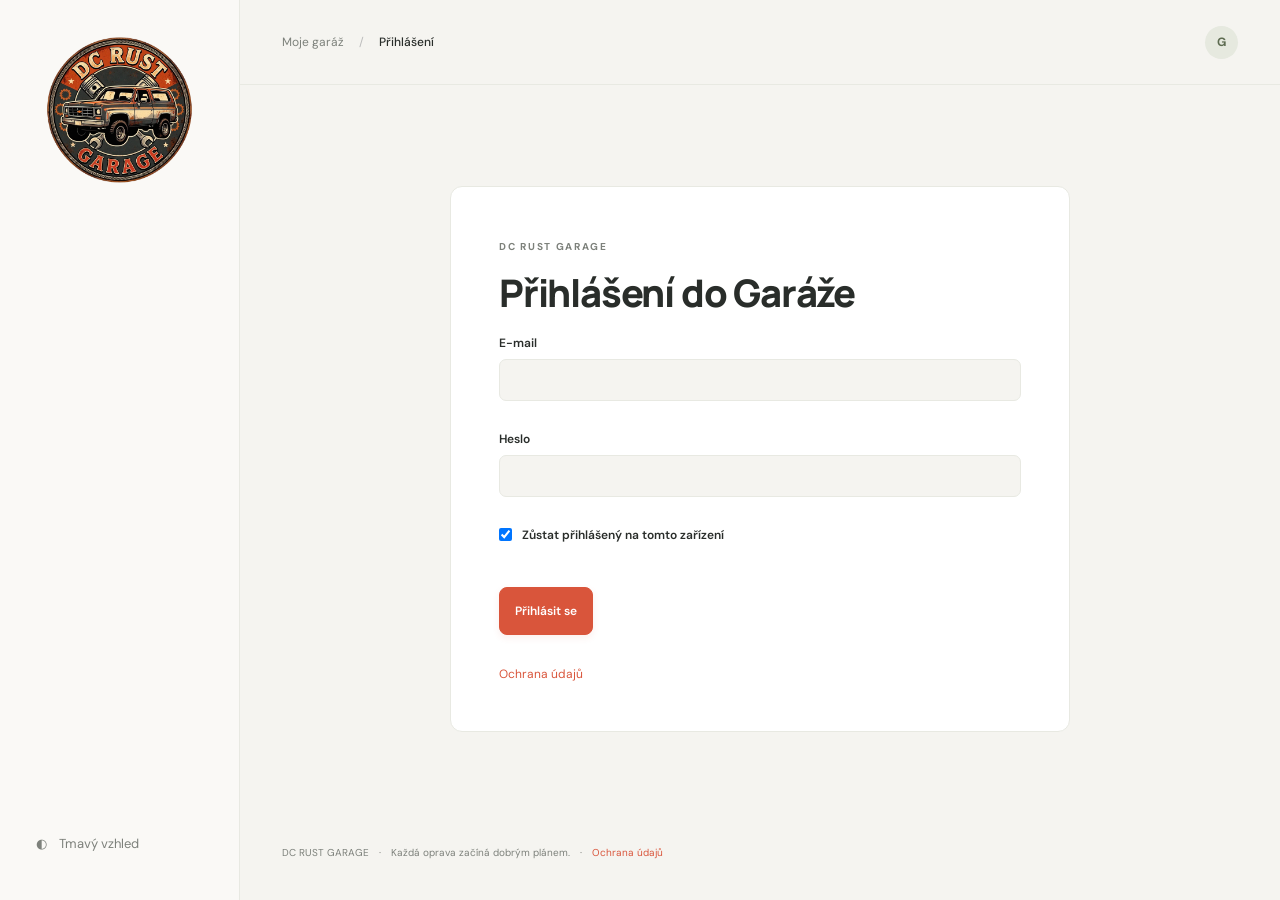
<file: index.html>
<!doctype html>
<html lang="cs">
<head>
  <meta charset="utf-8"><meta name="viewport" content="width=device-width,initial-scale=1">
  <script>
    // Keep one address for browser settings, demo records and local photos.
    // Use the existing index.html address so saved settings remain available.
    (() => {
      const url = new URL(window.location.href);
      if (url.pathname.endsWith('/')) {
        url.pathname += 'index.html';
        window.location.replace(url.href);
      }
    })();
  </script>
  <meta name="theme-color" content="#f5f4f0"><meta name="description" content="Společná garáž. Auta, opravy, nápady a termíny na jednom místě.">
  <title>DC RUST GARAGE — auta pod kontrolou</title>
  <link rel="icon" href="icon.svg" type="image/svg+xml">
  <link rel="stylesheet" href="style.css?v=20261106-menu-logo">
  <script src="core.js?v=20261106-gallery1" defer></script><script src="session.js?v=20261117" defer></script><script src="calendar.js?v=20261106-gallery1" defer></script><script src="media.js?v=20261106-gallery1" defer></script><script src="app.js?v=20261106-gallery1" defer></script>
</head>
<body class="signed-out">
  <aside class="sidebar" id="garage-menu">
    <a class="brand dc-brand" href="#overview" aria-label="DC RUST GARAGE — přehled"><img src="logo.webp" width="148" height="148" alt="DC RUST GARAGE"><span class="mobile-brand-name">DC RUST GARAGE</span></a>
    <span class="nav-label">PRACOVNÍ PROSTOR</span>
    <nav aria-label="Hlavní menu">
      <button data-view="overview"><span>◫</span>Přehled</button>
      <button data-view="cars"><span>▱</span>Moje auta <b id="car-count"></b></button>
      <button data-view="tasks"><span>☑</span>Úkoly <b id="task-count"></b></button>
      <button data-view="calendar"><span>▦</span>Kalendář</button>
      <button data-view="notes"><span>▤</span>Poznámky a odkazy</button>
      <button data-view="photos"><span>▧</span>Fotky a soubory</button>
    </nav>
    <div class="sidebar-bottom"><div class="sidebar-note"><span class="small-dot"></span> Méně věcí v hlavě.<br><strong>Více času v garáži.</strong></div><button data-view="settings" class="settings-nav">⚙ <span>Nastavení a přístup</span></button><button id="theme" class="settings-nav">◐ <span>Tmavý vzhled</span></button></div>
  </aside>
  <div class="workspace">
    <header><div class="header-start"><button type="button" id="menu-toggle" aria-label="Otevřít menu" aria-controls="garage-menu" aria-expanded="false">☰</button><div class="breadcrumb">Moje garáž <span>/</span> <b id="breadcrumb">Přehled</b></div></div><div class="header-actions"><span id="connection" class="connection">Ukázkový režim</span><button class="button small" id="sync">Obnovit</button><button class="avatar" id="account" aria-label="Přihlášení a nastavení">G</button></div></header>
    <div id="mode-banner" class="mode-banner"></div>
    <main id="main" tabindex="-1"></main>
    <footer>DC RUST GARAGE <span>·</span> Každá oprava začíná dobrým plánem. <span>·</span> <a href="privacy.html">Ochrana údajů</a></footer>
  </div>
  <dialog id="editor"><div class="dialog-head"><div><span class="eyebrow" id="dialog-eyebrow">MOJE GARÁŽ</span><h2 id="dialog-title"></h2></div><button class="icon-button" id="close-dialog" aria-label="Zavřít">×</button></div><form id="editor-form"><div id="form-fields"></div><div class="form-actions"><button type="button" class="button" id="cancel-dialog">Zrušit</button><button type="submit" class="button primary" id="save-button">Uložit</button></div></form></dialog>
  <div id="toast" role="status" aria-live="polite"></div>
  <noscript>Pro používání Garáže zapni JavaScript.</noscript>
</body></html>
</file>
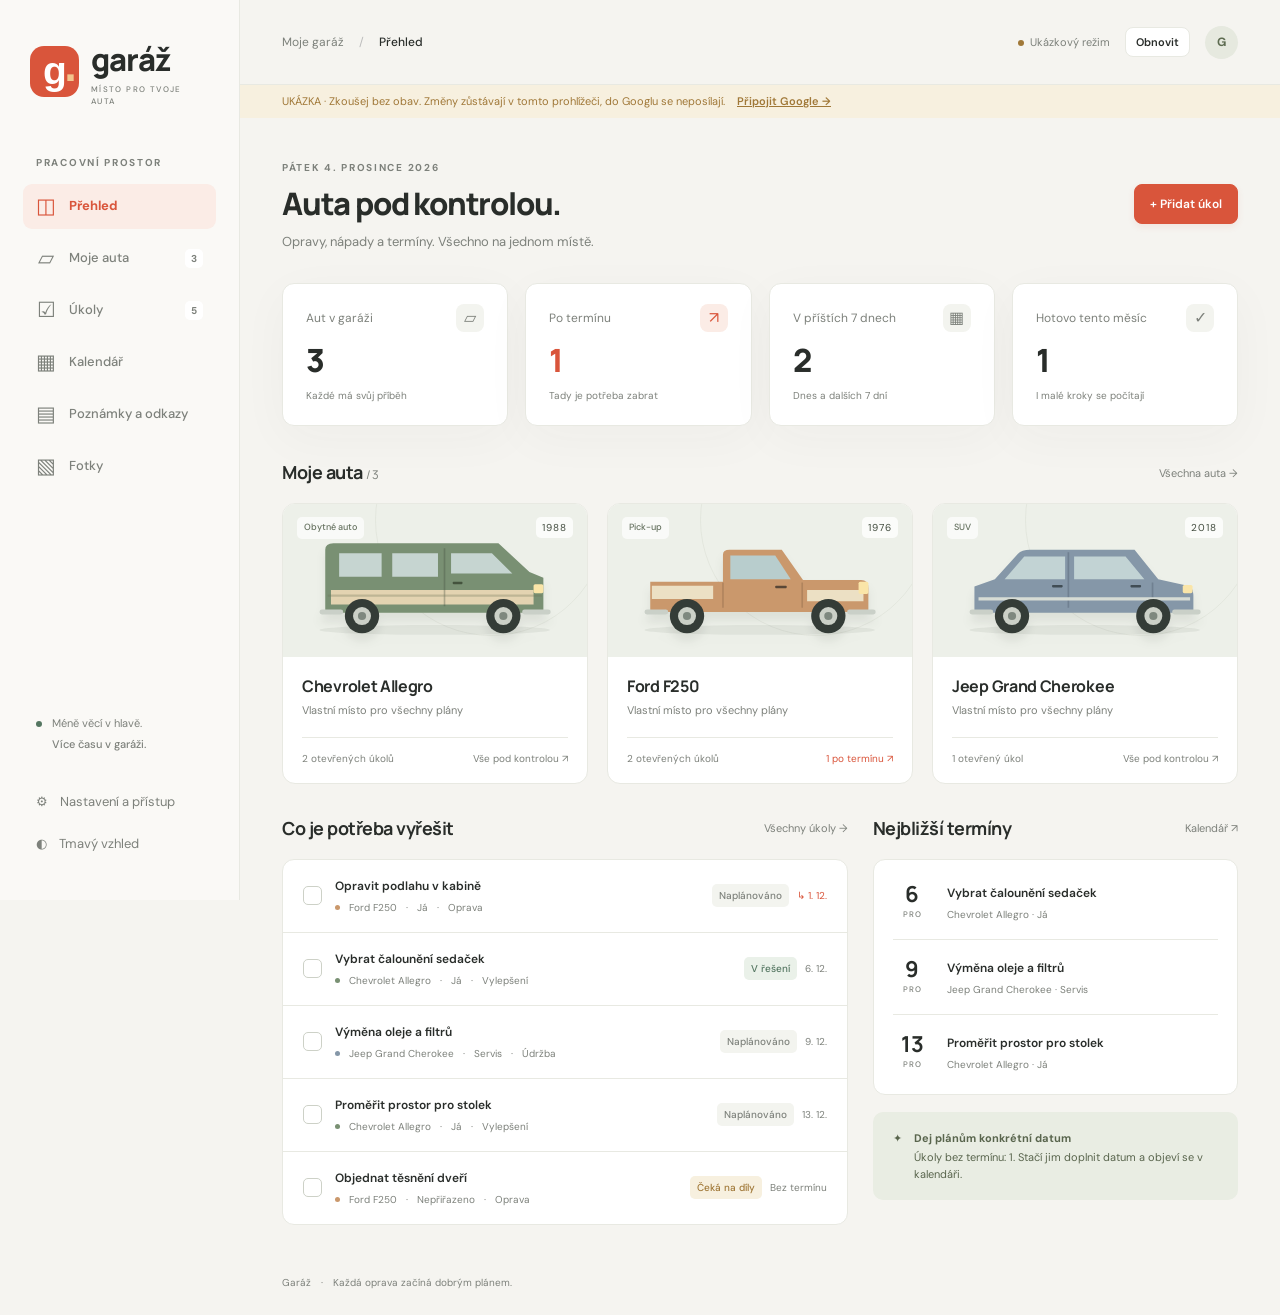
<file: garaz.html>
<!doctype html>
<html lang="cs">
<head>
  <meta charset="utf-8"><meta name="viewport" content="width=device-width,initial-scale=1">
  <meta name="theme-color" content="#f5f4f0"><meta name="description" content="Společná garáž. Auta, opravy, nápady a termíny na jednom místě.">
  <title>Garáž — auta pod kontrolou</title>
  <link rel="icon" href="[data-uri]" type="image/svg+xml">
  <style>
@import url('https://fonts.googleapis.com/css2?family=DM+Sans:wght@400;500;600;700&family=Manrope:wght@400;500;600;700;800&display=swap');
:root{--bg:#f5f4f0;--panel:#fff;--side:#faf9f6;--ink:#292d2a;--muted:#7d817b;--line:#e8e9e2;--soft:#f3f4ef;--accent:#d9553b;--accent-soft:#fbece6;--green:#547661;--green-soft:#eaf1e9;--amber:#a07838;--amber-soft:#f7f0df;--shadow:0 12px 50px #353a2d09;color-scheme:light}
*{box-sizing:border-box}body{margin:0;background:var(--bg);color:var(--ink);font-family:'DM Sans',Arial,sans-serif;font-size:14px;line-height:1.5}button,input,select,textarea{font:inherit}button,a,input,select,textarea{-webkit-tap-highlight-color:transparent}button{cursor:pointer;color:inherit}button:disabled{cursor:wait;opacity:.5}a{color:var(--accent);text-decoration:none}a:hover{text-decoration:underline}button:focus-visible,a:focus-visible{outline:3px solid #deac75;outline-offset:3px}.sidebar{position:fixed;inset:0 auto 0 0;width:240px;background:var(--side);border-right:1px solid var(--line);padding:36px 23px;display:flex;flex-direction:column;z-index:5}.brand{display:flex;align-items:center;gap:12px;color:var(--ink);font-family:Manrope,Arial,sans-serif;font-weight:800;font-size:31px;letter-spacing:-1px;margin:0 7px 48px}.brand:hover{text-decoration:none}.brand-mark{font-family:Arial,sans-serif;background:var(--accent);color:#fff;font-size:39px;line-height:49px;height:51px;width:49px;text-align:center;border-radius:14px;position:relative}.brand-mark span{color:#f3c58d;position:absolute;font-size:45px;right:3px;top:7px}.brand small{display:block;font-family:'DM Sans',Arial,sans-serif;font-size:8px;letter-spacing:1.4px;font-weight:500;color:var(--muted);margin-top:0}.nav-label,.eyebrow{color:var(--muted);font-size:10px;font-weight:700;letter-spacing:1.7px}.nav-label{padding:0 13px;margin-bottom:14px}.sidebar nav{display:flex;flex-direction:column;gap:7px}.sidebar nav button{border:0;background:none;border-radius:9px;padding:12px 13px;text-align:left;display:flex;align-items:center;gap:13px;color:var(--muted);font-weight:500;font-size:13px}.sidebar nav button>span{font-size:21px;line-height:21px;width:20px;text-align:center;font-weight:400}.sidebar nav button:hover{background:var(--soft);color:var(--ink)}.sidebar nav button.active{background:var(--accent-soft);color:var(--accent);font-weight:700}.sidebar nav b{margin-left:auto;font-size:10px;background:var(--panel);padding:2px 6px;border-radius:5px}.sidebar-bottom{margin-top:auto;padding-top:35px}.sidebar-note{font-size:11px;line-height:1.9;padding:0 13px 26px;color:var(--muted)}.sidebar-note strong{font-weight:500;margin-left:16px}.small-dot{display:inline-block;width:6px;height:6px;border-radius:50%;background:var(--green);margin-right:7px}.settings-nav{display:flex;gap:12px;padding:11px 13px;background:none;border:0;font-size:13px;color:var(--muted);width:100%;text-align:left}.settings-nav.active{color:var(--accent)}.workspace{margin-left:240px}header{height:85px;display:flex;align-items:center;justify-content:space-between;padding:0 42px;border-bottom:1px solid var(--line);background:var(--bg)}.breadcrumb{font-size:12px;color:var(--muted)}.breadcrumb span{padding:0 12px;color:#bbb}.breadcrumb b{font-weight:500;color:var(--ink)}.header-actions{display:flex;align-items:center;gap:15px}.connection{font-size:11px;color:var(--muted)}.connection:before{content:'';display:inline-block;width:6px;height:6px;background:var(--amber);border-radius:50%;margin-right:6px}.connection.online:before{background:var(--green)}.avatar{height:33px;width:33px;border-radius:50%;background:#e6e9df;border:0;font-size:12px;font-weight:700;color:#5d6b50}main{padding:38px 42px 30px;max-width:1550px;margin:auto;min-height:calc(100vh - 185px)}.mode-banner{font-size:11px;background:var(--amber-soft);color:var(--amber);padding:8px 42px;display:flex;gap:12px;align-items:center}.mode-banner button{border:0;background:none;color:inherit;text-decoration:underline;font-size:11px;padding:0}.mode-banner:empty{display:none}h1,h2,h3,h4,p{margin-top:0}h1,h2,h3{font-family:Manrope,Arial,sans-serif}h1{font-size:31px;line-height:1.25;letter-spacing:-1.2px;font-weight:800;margin:7px 0 10px}h2{font-size:18px;letter-spacing:-.5px;margin:0}h3{font-size:16px;letter-spacing:-.3px}p{color:var(--muted)}.page-top{display:flex;align-items:center;justify-content:space-between;gap:20px;margin-bottom:31px}.page-top p{font-size:13px;margin-bottom:0}.button{display:inline-flex;align-items:center;justify-content:center;gap:8px;background:var(--panel);border:1px solid var(--line);padding:10px 15px;border-radius:8px;font-size:12px;font-weight:600;white-space:nowrap;color:var(--ink)}.button:hover{background:var(--soft);text-decoration:none}.button.primary{background:var(--accent);color:white;border-color:var(--accent);box-shadow:0 3px 7px #d9553b18}.button.primary:hover{filter:brightness(.96)}.button.small{font-size:11px;padding:6px 10px}.button.ghost{background:none;border-color:transparent;color:var(--muted)}.stats{display:grid;grid-template-columns:repeat(4,1fr);gap:17px;margin-bottom:33px}.stat{background:var(--panel);padding:20px 23px;border-radius:12px;border:1px solid var(--line);box-shadow:var(--shadow)}.stat-line{display:flex;align-items:center;justify-content:space-between;color:var(--muted);font-size:12px}.stat-icon{width:28px;height:28px;display:grid;place-items:center;border-radius:8px;background:var(--soft);font-size:16px}.stat strong{display:block;font-family:Manrope,Arial,sans-serif;font-size:32px;font-weight:800;letter-spacing:-1px;line-height:1.3;margin:8px 0 3px}.stat small{font-size:10px;color:var(--muted)}.stat.alert .stat-icon{background:var(--accent-soft);color:var(--accent)}.stat.alert strong{color:var(--accent)}.section-heading{display:flex;justify-content:space-between;align-items:center;gap:15px;margin-bottom:17px}.text-button{background:none;border:0;color:var(--muted);font-size:11px;display:inline-flex;gap:8px;padding:5px 0}.text-button:hover{color:var(--accent)}.car-grid{display:grid;grid-template-columns:repeat(3,minmax(0,1fr));gap:19px;margin-bottom:31px}.car-card{background:var(--panel);border:1px solid var(--line);border-radius:13px;overflow:hidden;transition:transform .15s,box-shadow .15s;cursor:pointer}.car-card:hover{transform:translateY(-3px);box-shadow:0 8px 30px #242a2410}.car-art{height:153px;position:relative;background:#edf0e9;display:flex;align-items:center;justify-content:center;overflow:hidden}.car-art:before{content:'';position:absolute;border:1px solid #b7bead33;border-radius:50%;width:230px;height:230px;right:-20px;top:-100px}.car-art svg{width:86%;max-width:300px;height:auto;filter:drop-shadow(0 8px 5px #29302a15)}.car-art .badge{position:absolute;top:13px;left:14px;font-size:9px;background:#ffffffb0;color:#64705e}.car-art .year{position:absolute;right:14px;top:13px;font-size:10px;letter-spacing:1px;color:#73796e}.car-body{padding:17px 19px}.car-body h3{margin:0 0 4px}.car-body p{font-size:11px;margin:0 0 18px}.car-bottom{display:flex;justify-content:space-between;align-items:center;border-top:1px solid var(--line);padding-top:13px;font-size:10px;color:var(--muted)}.car-bottom .late{color:var(--accent)}.badge{border-radius:5px;padding:4px 7px;display:inline-flex;align-items:center;gap:5px;font-size:10px;font-weight:500;background:var(--soft);color:var(--muted);white-space:nowrap}.badge.late,.badge.high{background:var(--accent-soft);color:var(--accent)}.badge.soon,.badge.waiting{background:var(--amber-soft);color:var(--amber)}.badge.done,.badge.doing{background:var(--green-soft);color:var(--green)}.two-col{display:grid;grid-template-columns:minmax(0,1.55fr) minmax(280px,1fr);gap:25px}.panel{border-radius:12px;border:1px solid var(--line);background:var(--panel);overflow:hidden}.panel-pad{padding:23px}.task-row{display:flex;align-items:center;gap:13px;padding:17px 20px;border-bottom:1px solid var(--line)}.task-row:last-child{border-bottom:0}.check{width:19px;height:19px;border:1.5px solid #cdd1c7;border-radius:5px;background:transparent;flex-shrink:0;display:grid;place-items:center;font-size:11px;padding:0}.check.checked{background:var(--green);color:white;border-color:var(--green)}.task-main{flex:1;min-width:0;background:none;border:0;text-align:left;padding:0}.task-title{font-size:12px;font-weight:600;display:block;overflow-wrap:anywhere}.task-meta{font-size:10px;color:var(--muted);display:flex;gap:9px;align-items:center;flex-wrap:wrap;margin-top:5px}.task-meta .dot{width:5px;height:5px;border-radius:50%;display:inline-block;background:var(--accent)}.task-trailing{display:flex;gap:8px;align-items:center}.due-text{font-size:10px;color:var(--muted);white-space:nowrap}.due-text.late{color:var(--accent)}.completed .task-title{text-decoration:line-through;color:var(--muted)}.agenda{padding:5px 19px}.agenda-row{display:flex;gap:15px;padding:17px 0;border-bottom:1px solid var(--line)}.agenda-row:last-child{border-bottom:0}.date-square{width:39px;flex-shrink:0;text-align:center;font-family:Manrope,Arial,sans-serif;font-size:22px;font-weight:700;line-height:1.1;color:var(--ink)}.date-square small{font-family:'DM Sans',Arial,sans-serif;display:block;font-size:8px;font-weight:500;text-transform:uppercase;color:var(--muted);letter-spacing:.6px;margin-top:4px}.agenda-row .task-main{padding-top:2px}.tip{border-radius:10px;background:#e9ede3;padding:18px 20px;margin-top:17px;color:#59654d;font-size:11px;display:flex;gap:12px}.tip strong{display:block;margin-bottom:3px}.tip p{font-size:11px;color:inherit;margin:0}.filters{display:flex;flex-wrap:wrap;align-items:center;gap:10px;margin-bottom:21px}.filters input{min-width:200px;flex:1}.filters select{max-width:220px}.filters input,.filters select{background:var(--panel);font-size:12px;padding:10px 12px;border:1px solid var(--line);border-radius:8px;color:var(--ink)}.empty{text-align:center;padding:45px 24px;color:var(--muted);font-size:12px}.empty .empty-symbol{display:block;font-size:36px;line-height:1.5;color:#a9b09f;margin-bottom:10px}.empty strong{display:block;font-size:15px;color:var(--ink);margin-bottom:5px}.empty .button{margin-top:15px}.calendar-toolbar{display:flex;align-items:center;gap:12px}.calendar-grid{display:grid;grid-template-columns:repeat(7,minmax(0,1fr));border-top:1px solid var(--line);border-left:1px solid var(--line)}.weekday{text-align:center;font-size:10px;font-weight:600;color:var(--muted);padding:12px}.cal-day{min-height:115px;border-right:1px solid var(--line);border-bottom:1px solid var(--line);padding:8px;position:relative;background:var(--panel)}.cal-day.outside{background:var(--soft)}.day-num{display:grid;place-items:center;border:0;background:none;border-radius:50%;width:25px;height:25px;font-size:11px;margin-bottom:4px}.day-num:hover{background:var(--soft)}.day-num.today{background:var(--accent);color:white}.cal-event{display:block;width:100%;border:0;border-left:2px solid var(--accent);background:var(--accent-soft);color:var(--accent);border-radius:3px;padding:5px 6px;text-align:left;font-size:9px;margin-bottom:4px;overflow:hidden;text-overflow:ellipsis;white-space:nowrap}.cal-event.done{background:var(--green-soft);border-color:var(--green);color:var(--green)}.cal-event small{display:block;font-size:8px;opacity:.8}.calendar-scroll{overflow:auto}.notes-grid,.photo-grid{display:grid;grid-template-columns:repeat(3,minmax(0,1fr));gap:17px}.note-card{padding:22px;background:var(--panel);border:1px solid var(--line);border-radius:12px;overflow:hidden}.note-card h3{font-size:14px;margin:12px 0 8px}.note-card p{font-size:12px;white-space:pre-wrap;overflow-wrap:anywhere}.note-card a{display:block;font-size:11px;overflow-wrap:anywhere;margin-bottom:12px}.note-bottom{display:flex;align-items:center;justify-content:space-between;gap:10px;font-size:10px;color:var(--muted);border-top:1px solid var(--line);padding-top:12px;margin-top:18px}.photo-card{border:1px solid var(--line);background:var(--panel);border-radius:12px;overflow:hidden}.photo-placeholder{height:190px;background:var(--soft);display:flex;align-items:center;justify-content:center;color:var(--muted);font-size:12px}.photo-placeholder img{width:100%;height:100%;object-fit:cover}.photo-caption{padding:14px 16px}.photo-caption strong{font-size:12px;display:block}.photo-caption small{font-size:10px;color:var(--muted)}.car-detail-top{display:grid;grid-template-columns:260px 1fr;gap:25px;margin-bottom:26px}.car-detail-top .car-art{border-radius:12px;height:180px}.tabs{display:flex;gap:18px;border-bottom:1px solid var(--line);margin-bottom:23px}.tabs button{background:none;border:0;padding:12px 0;color:var(--muted);font-size:12px}.tabs button.active{border-bottom:2px solid var(--accent);color:var(--accent)}.settings-grid{display:grid;grid-template-columns:1.1fr 1fr;gap:23px}.settings-grid h3{margin-bottom:9px}.settings-grid p{font-size:12px}.settings-grid .panel{padding:25px}.settings-grid .panel+ .panel{margin-top:20px}.stack{display:flex;gap:10px;flex-wrap:wrap;margin-top:15px}.status-box{background:var(--soft);border-radius:8px;padding:13px;font-size:11px;overflow-wrap:anywhere}.status-box a{display:inline}.settings-grid label{margin-top:15px}label{display:block;font-size:12px;font-weight:600;color:var(--ink);margin-bottom:15px}label small{display:block;font-size:10px;font-weight:400;color:var(--muted);margin-top:5px}label input,label select,label textarea{display:block;width:100%;margin-top:7px;padding:11px 12px;color:var(--ink);background:var(--bg);border:1px solid var(--line);border-radius:7px;font-weight:400;outline:none}label input:focus,label select:focus,label textarea:focus{border-color:#c6a68d;box-shadow:0 0 0 3px #d9a28018}textarea{resize:vertical;min-height:100px}.form-grid{display:grid;grid-template-columns:1fr 1fr;gap:0 15px}.form-grid .wide{grid-column:1/-1}.form-actions{display:flex;justify-content:flex-end;gap:10px;padding-top:18px;border-top:1px solid var(--line);margin-top:10px}.icon-button{font-size:25px;line-height:1;display:grid;place-items:center;width:33px;height:33px;border:0;background:var(--soft);border-radius:50%;flex-shrink:0}dialog{border:1px solid var(--line);background:var(--panel);color:var(--ink);border-radius:16px;width:600px;max-width:calc(100vw - 30px);padding:28px;box-shadow:0 25px 100px #12180e30;max-height:90dvh;overflow:auto}dialog::backdrop{background:#1e261e55;backdrop-filter:blur(3px)}.dialog-head{display:flex;justify-content:space-between;align-items:center;margin-bottom:22px}.dialog-head h2{margin-top:4px;font-size:23px}.danger{color:var(--accent)}.conflict{padding:14px 17px;background:var(--amber-soft);color:var(--amber);border-radius:8px;margin-bottom:18px;font-size:12px;white-space:pre-wrap;overflow-wrap:anywhere}.conflict summary{cursor:pointer}.conflict pre{font:11px 'DM Sans',sans-serif;white-space:pre-wrap}footer{color:var(--muted);font-size:10px;padding:20px 42px 25px}footer span{padding:0 7px}#toast{position:fixed;right:25px;bottom:24px;max-width:min(440px,calc(100vw - 40px));padding:14px 20px;border:1px solid var(--line);background:var(--ink);color:var(--panel);border-radius:10px;box-shadow:var(--shadow);z-index:100;display:none;font-size:12px;white-space:pre-wrap}#toast.show{display:block}.muted{color:var(--muted)}.mini-stats{display:flex;gap:25px;font-size:11px;color:var(--muted);margin:16px 0}.mini-stats strong{color:var(--ink);font-size:17px;margin-right:4px}.hidden{display:none!important}
body.dark{--bg:#202521;--panel:#292f2a;--side:#232923;--ink:#edf0e9;--muted:#a2ac9d;--line:#394237;--soft:#30382f;--accent:#f17d5c;--accent-soft:#46332c;--green:#b0c7a6;--green-soft:#354330;--amber:#d9b77d;--amber-soft:#413d2d;color-scheme:dark}body.dark .car-art{background:#444e40}body.dark .car-art .year{color:#dde4d7}body.dark .tip{background:#34402d;color:#c0cfb6}body.dark .car-art .badge{background:#283025bb;color:#d7e0cf}body.dark .button.primary{color:#241f1a}
@media(min-width:1600px){main{padding-top:50px}.car-art{height:190px}.car-body{padding:22px}.task-row{padding-top:21px;padding-bottom:21px}}
@media(max-width:1150px){.sidebar{width:210px;padding:30px 16px}.workspace{margin-left:210px}header{padding:0 26px}main{padding:28px 26px}.car-art{height:130px}.two-col{grid-template-columns:1.3fr 1fr;gap:18px}.stats{gap:12px}.stat{padding:17px}.task-trailing .badge{display:none}.notes-grid,.photo-grid{grid-template-columns:repeat(2,minmax(0,1fr))}.mode-banner{padding:8px 26px}.settings-grid{grid-template-columns:1fr}}
@media(max-width:850px){.sidebar{width:185px;padding:25px 12px}.workspace{margin-left:185px}.brand{font-size:27px;margin:0 5px 35px;gap:9px}.brand small{font-size:6px}.sidebar nav button{padding:10px;font-size:12px;gap:10px}.nav-label{font-size:8px}.stats{grid-template-columns:repeat(2,1fr)}.car-grid{grid-template-columns:repeat(2,minmax(0,1fr))}.two-col{grid-template-columns:1fr}.page-top{align-items:flex-start}h1{font-size:27px}.car-detail-top{grid-template-columns:200px 1fr}.connection{font-size:0}.connection:before{width:8px;height:8px;margin:0}header{height:67px}.sidebar-note{display:none}}
@media(max-width:620px){.sidebar{position:static;width:100%;padding:15px 17px 0;border-right:0;border-bottom:1px solid var(--line)}.brand{font-size:25px;margin:0 0 16px}.brand-mark{height:39px;width:39px;font-size:31px;line-height:37px;border-radius:11px}.brand-mark span{font-size:36px;top:6px}.brand small{font-size:7px}.nav-label,.sidebar-bottom{display:none}.sidebar nav{flex-direction:row;overflow:auto;gap:5px;padding-bottom:12px}.sidebar nav button{flex-shrink:0;padding:8px 10px;font-size:11px;gap:6px}.sidebar nav button>span{font-size:16px}.sidebar nav b{display:none}.workspace{margin-left:0}header{padding:0 18px;height:58px}.header-actions{gap:10px}.breadcrumb{font-size:10px}main{padding:25px 18px}.page-top{gap:10px;margin-bottom:22px}.page-top .button{font-size:11px;padding:9px 11px}h1{font-size:26px}.page-top p{font-size:11px;max-width:220px}.eyebrow{font-size:8px}.stat{padding:15px}.stat-line{font-size:11px}.stats{gap:10px;margin-bottom:25px}.stat strong{font-size:28px}.stat small{font-size:9px}.car-grid{grid-template-columns:1fr;gap:15px}.car-art{height:160px}.car-art svg{max-width:290px}.car-body{padding:18px}.section-heading h2{font-size:17px}.task-row{padding:15px 14px;gap:10px}.task-title{font-size:11px}.task-meta{font-size:9px}.task-trailing{max-width:75px}.due-text{font-size:9px}.mode-banner{padding:8px 18px;align-items:flex-start;font-size:10px}.mode-banner button{font-size:10px;flex-shrink:0}.notes-grid,.photo-grid{grid-template-columns:1fr}.car-detail-top{grid-template-columns:1fr;gap:17px}.car-detail-top .car-art{height:180px}.filters select{max-width:100%;flex:1;min-width:130px}.filters input{width:100%;flex-basis:100%}.calendar-grid{min-width:660px}.weekday{padding:9px}.calendar-toolbar{gap:6px}.calendar-toolbar h2{font-size:15px}.calendar-toolbar .button{padding:7px}.form-grid{grid-template-columns:1fr}.form-grid .wide{grid-column:auto}dialog{padding:22px}.settings-grid .panel{padding:20px}.dialog-head h2{font-size:21px}.tabs{gap:15px}.tabs button{font-size:11px}.photo-placeholder{height:220px}footer{padding:20px 18px}.button.small{font-size:10px}}
@media(prefers-reduced-motion:reduce){*{transition:none!important;scroll-behavior:auto!important}}

/* Cover photos retain the card labels and the illustration as a loading fallback. */
.car-cover{position:absolute;inset:0;z-index:1;pointer-events:none}
.car-cover img{display:block;width:100%;height:100%;object-fit:cover;object-position:center;background:var(--soft)}
.car-art>.badge,.car-art>.year{z-index:2}
.car-art>.year{background:#ffffffcb;border-radius:5px;padding:3px 6px;color:#414b3d}
body.dark .car-art>.year{background:#283025cb;color:#e0e8d9}
.checkbox-label{display:flex;align-items:flex-start;gap:9px;font-size:12px;font-weight:400}
.checkbox-label input{display:inline-block;width:auto;margin:4px 0 0;flex-shrink:0}

</style>
</head>
<body>
  <aside class="sidebar">
    <a class="brand" href="#overview"><span class="brand-mark">g<span>·</span></span><span>garáž<small>MÍSTO PRO TVOJE AUTA</small></span></a>
    <span class="nav-label">PRACOVNÍ PROSTOR</span>
    <nav aria-label="Hlavní menu">
      <button data-view="overview"><span>◫</span>Přehled</button>
      <button data-view="cars"><span>▱</span>Moje auta <b id="car-count"></b></button>
      <button data-view="tasks"><span>☑</span>Úkoly <b id="task-count"></b></button>
      <button data-view="calendar"><span>▦</span>Kalendář</button>
      <button data-view="notes"><span>▤</span>Poznámky a odkazy</button>
      <button data-view="photos"><span>▧</span>Fotky</button>
    </nav>
    <div class="sidebar-bottom"><div class="sidebar-note"><span class="small-dot"></span> Méně věcí v hlavě.<br><strong>Více času v garáži.</strong></div><button data-view="settings" class="settings-nav">⚙ <span>Nastavení a přístup</span></button><button id="theme" class="settings-nav">◐ <span>Tmavý vzhled</span></button></div>
  </aside>
  <div class="workspace">
    <header><div class="breadcrumb">Moje garáž <span>/</span> <b id="breadcrumb">Přehled</b></div><div class="header-actions"><span id="connection" class="connection">Ukázkový režim</span><button class="button small" id="sync">Obnovit</button><button class="avatar" id="account" aria-label="Přihlášení a nastavení">G</button></div></header>
    <div id="mode-banner" class="mode-banner"></div>
    <main id="main" tabindex="-1"></main>
    <footer>Garáž <span>·</span> Každá oprava začíná dobrým plánem.</footer>
  </div>
  <dialog id="editor"><div class="dialog-head"><div><span class="eyebrow" id="dialog-eyebrow">MOJE GARÁŽ</span><h2 id="dialog-title"></h2></div><button class="icon-button" id="close-dialog" aria-label="Zavřít">×</button></div><form id="editor-form"><div id="form-fields"></div><div class="form-actions"><button type="button" class="button" id="cancel-dialog">Zrušit</button><button type="submit" class="button primary" id="save-button">Uložit</button></div></form></dialog>
  <div id="toast" role="status" aria-live="polite"></div>
  <noscript>Pro používání Garáže zapni JavaScript.</noscript>
  <script>
// Veřejná konfigurace. Sem nikdy nevkládej client secret, heslo ani přístupový token.
window.GARAZ_CONFIG = {
  clientId: '',        // Google OAuth Client ID (Web application)
  apiKey: '',          // API key pro Google Picker, omezený na tvoji doménu
  projectNumber: '',   // Číselné Project number z Google Cloud
  spreadsheetId: '',  // Po vytvoření zkopíruj z Nastavení, pak budou všichni používat stejná data
  folderId: ''         // ID sdílené složky pro fotky
};

</script><script>
(function (root) {
  'use strict';
  const pad = n => String(n).padStart(2, '0');
  const day = d => `${d.getFullYear()}-${pad(d.getMonth()+1)}-${pad(d.getDate())}`;
  const date = s => new Date(s + 'T12:00:00');
  const offset = (n, base = new Date()) => { const d = new Date(base); d.setDate(d.getDate()+n); return day(d); };
  const escape = s => String(s ?? '').replace(/[&<>"']/g, c => ({'&':'&amp;','<':'&lt;','>':'&gt;','"':'&quot;',"'":'&#39;'}[c]));
  function url(s) { try { const u = new URL(s); return ['http:', 'https:'].includes(u.protocol) ? u.href : ''; } catch { return ''; } }
  function reduce(events) {
    const groups = new Map(), seen = new Set();
    for (const e of events) {
      if (!e || seen.has(e.id) || !e.id || !['cars','tasks','notes','files'].includes(e.entity) || !e.recordId || !e.data || !Array.isArray(e.parents)) continue;
      seen.add(e.id);
      const key = e.entity + ':' + e.recordId;
      if (!groups.has(key)) groups.set(key, []);
      groups.get(key).push(e);
    }
    const result = {cars:[],tasks:[],notes:[],files:[],conflicts:[]};
    for (const rows of groups.values()) {
      const superseded = new Set(rows.flatMap(e => e.parents));
      const heads = rows.filter(e => !superseded.has(e.id));
      if (!heads.length) continue;
      const latest = heads[heads.length-1];
      const record = {...latest.data, id:latest.recordId, _heads:heads.map(e=>e.id), _variants:heads, _conflict:heads.length>1};
      result[latest.entity].push(record);
      if(record._conflict) result.conflicts.push({entity:latest.entity,record});
    }
    return result;
  }
  function clean(record) { return Object.fromEntries(Object.entries(record).filter(([k]) => !k.startsWith('_') && k !== 'id')); }
  function due(task, today = day(new Date())) {
    if (task.status === 'done' || task.removed) return 'done';
    if (!task.due) return 'none';
    return task.due < today ? 'late' : task.due <= offset(7,date(today)) ? 'soon' : 'later';
  }
  function calendar(year, month) {
    const first = new Date(year,month,1,12), start = new Date(first);
    start.setDate(1-((first.getDay()+6)%7));
    return Array.from({length:42},(_,i)=>{const d=new Date(start);d.setDate(start.getDate()+i);return {day:day(d),number:d.getDate(),inside:d.getMonth()===month};});
  }
  function ics(tasks, cars) {
    const text=s=>String(s||'').replace(/\\/g,'\\\\').replace(/\r?\n/g,'\\n').replace(/;/g,'\\;').replace(/,/g,'\\,');
    const lines=['BEGIN:VCALENDAR','VERSION:2.0','PRODID:-//Garaz//CS','CALSCALE:GREGORIAN'];
    const now=new Date().toISOString().replace(/[-:]/g,'').replace(/\.\d{3}/,'');
    for(const t of tasks.filter(t=>t.due&&!t.removed&&t.status!=='done')){
      const car=cars.find(c=>c.id===t.carId);
      lines.push('BEGIN:VEVENT','UID:'+text(t.id)+'@garaz','DTSTAMP:'+now,'DTSTART;VALUE=DATE:'+t.due.replace(/-/g,''),'DTEND;VALUE=DATE:'+offset(1,date(t.due)).replace(/-/g,''),'SUMMARY:'+text((car?car.name+' · ':'')+t.title),'DESCRIPTION:'+text(t.description),'END:VEVENT');
    }
    lines.push('END:VCALENDAR');
    // RFC 5545: fold at no more than 75 octets, preserving UTF-8 code points.
    const enc=new TextEncoder();
    return lines.map(line=>{let out='',part='',size=0;for(const c of line){const n=enc.encode(c).length;if(size+n>75){out+=part+'\r\n';part=' ';size=1;}part+=c;size+=n;}return out+part;}).join('\r\n')+'\r\n';
  }
  const api={day,date,offset,escape,url,reduce,clean,due,calendar,ics};
  if (typeof module !== 'undefined' && module.exports) module.exports=api;
  else root.GarazCore=api;
})(typeof window !== 'undefined' ? window : globalThis);

</script><script>
/* Google is the permission boundary: this application never stores a password or a token. */
window.GarazGoogle = (() => {
  const key = 'garaz.settings.v1:' + location.pathname;
  let saved={}; try { saved=JSON.parse(localStorage.getItem(key)||'{}'); } catch {}
  let config={...(window.GARAZ_CONFIG||{}),...saved}, token='', expires=0, profile=null;
  const headers=['event_id','entity','record_id','parents_json','at','author','data_json'];
  let capabilities={canEdit:false}, folderWritable=false;
  const scripts=new Map();
  function script(src) {
    if(scripts.has(src)) return scripts.get(src);
    const p=new Promise((resolve,reject)=>{const s=document.createElement('script');s.src=src;s.onload=resolve;s.onerror=()=>{scripts.delete(src);reject(new Error('Nepodařilo se načíst přihlášení Google. Zkontroluj připojení a blokování skriptů.'));};document.head.append(s);});
    scripts.set(src,p);return p;
  }
  async function connect() {
    if(!config.clientId) throw new Error('Nejdřív v Nastavení vyplň Google Client ID, API key a číslo projektu.');
    await script('https://accounts.google.com/gsi/client');
    const response=await new Promise((resolve,reject)=>{
      const client=google.accounts.oauth2.initTokenClient({client_id:config.clientId,scope:'https://www.googleapis.com/auth/drive.file https://www.googleapis.com/auth/userinfo.email https://www.googleapis.com/auth/userinfo.profile',callback:r=>r.error?reject(new Error(r.error_description||r.error)):resolve(r),error_callback:()=>reject(new Error('Přihlášení nebylo dokončeno. Povol přihlašovací okno a zkus to znovu.'))});
      client.requestAccessToken({prompt:'select_account'});
    });
    if(!google.accounts.oauth2.hasGrantedAllScopes(response,'https://www.googleapis.com/auth/drive.file')) throw new Error('Pro práci s daty je potřeba povolit přístup k vybraným souborům.');
    token=response.access_token;expires=Date.now()+Number(response.expires_in)*1000-30000;
    profile=await request('https://www.googleapis.com/oauth2/v3/userinfo');
    return profile;
  }
  function ready() { return !!token && Date.now()<expires; }
  async function request(url,options={}) {
    if(!ready()) { token='';throw new Error('Přihlášení vypršelo. Přihlas se znovu přes Google; otevřený formulář můžeš zkopírovat před zavřením.'); }
    const controller=new AbortController(), timer=setTimeout(()=>controller.abort(),45000);
    let r;
    try {r=await fetch(url,{...options,headers:{Authorization:'Bearer '+token,...options.headers},signal:controller.signal});}
    catch(e){throw new Error(e.name==='AbortError'?'Google neodpověděl včas. Obnov data a ověř, zda se změna uložila.':'Spojení s Googlem selhalo. Obnov data a ověř poslední změnu.');}
    finally {clearTimeout(timer);}
    if(!r.ok){let error={};try{error=await r.json();}catch{}if(r.status===401){token='';throw new Error('Přihlášení vypršelo. Přihlas se znovu.');}if(r.status===403||r.status===404)throw new Error('K souboru chybí oprávnění, výběr pro aplikaci nebo zapnuté API. V Nastavení jej vyber přes Google a ověř sdílení. ('+r.status+')');throw new Error(error.error?.message||'Google vrátil chybu '+r.status);}
    if(r.status===204)return {};
    return options.blob?r.blob():r.json();
  }
  function json(method,data){return {method,headers:{'Content-Type':'application/json'},body:JSON.stringify(data)};}
  const sheetBase=()=> 'https://sheets.googleapis.com/v4/spreadsheets/'+encodeURIComponent(config.spreadsheetId);
  function persist(values) {config={...config,...values};localStorage.setItem(key,JSON.stringify(config));return config;}
  async function pick(kind) {
    if(!ready()) throw new Error('Nejdřív se přihlas přes Google.');
    if(!config.apiKey||!config.projectNumber)throw new Error('Pro výběr souborů vyplň API key a číslo projektu.');
    await script('https://apis.google.com/js/api.js');
    await new Promise(resolve=>gapi.load('picker',resolve));
    const view=new google.picker.DocsView(google.picker.ViewId.DOCS).setMode(google.picker.DocsViewMode.LIST);
    if(kind==='folder')view.setIncludeFolders(true).setSelectFolderEnabled(true).setMimeTypes('application/vnd.google-apps.folder');
    else view.setMimeTypes('application/vnd.google-apps.spreadsheet');
    const selected=await new Promise((resolve,reject)=>{
      const picker=new google.picker.PickerBuilder().setAppId(config.projectNumber).setDeveloperKey(config.apiKey).setOAuthToken(token).setOrigin(location.origin).setLocale('cs').setTitle(kind==='folder'?'Vyber sdílenou složku na fotky':'Vyber tabulku Garáže').addView(view).setCallback(data=>{if(data.action===google.picker.Action.PICKED)resolve(data.docs[0]);else if(data.action===google.picker.Action.CANCEL)resolve(null);}).build();picker.setVisible(true);
    });
    if(!selected)return null;
    const meta=await request('https://www.googleapis.com/drive/v3/files/'+encodeURIComponent(selected.id)+'?fields=id,mimeType,capabilities(canEdit,canAddChildren)&supportsAllDrives=true');
    if(kind==='folder'){
      if(meta.mimeType!=='application/vnd.google-apps.folder')throw new Error('Vyber složku.');
      persist({folderId:selected.id});folderWritable=!!meta.capabilities?.canAddChildren;
    }else{
      if(meta.mimeType!=='application/vnd.google-apps.spreadsheet')throw new Error('Vyber Google tabulku.');
      // Validate before replacing the current workspace.
      const data=await request('https://sheets.googleapis.com/v4/spreadsheets/'+encodeURIComponent(selected.id)+'/values/'+encodeURIComponent('Udalosti!A1:G1'));
      if(JSON.stringify(data.values?.[0])!==JSON.stringify(headers))throw new Error('Tato tabulka nemá strukturu Garáže. Vyber tabulku vytvořenou aplikací.');
      persist({spreadsheetId:selected.id});capabilities=meta.capabilities||{};
    }
    return selected;
  }
  async function createSheet() {
    const r=await request('https://sheets.googleapis.com/v4/spreadsheets',json('POST',{properties:{title:'Garáž — evidence aut'},sheets:[{properties:{title:'Udalosti',gridProperties:{frozenRowCount:1}}}]}));
    const id=r.spreadsheetId;
    await request('https://sheets.googleapis.com/v4/spreadsheets/'+encodeURIComponent(id)+'/values/'+encodeURIComponent('Udalosti!A1:G1')+'?valueInputOption=RAW',json('PUT',{values:[headers]}));
    persist({spreadsheetId:id});capabilities={canEdit:true};return id;
  }
  async function createFolder() {
    const r=await request('https://www.googleapis.com/drive/v3/files?fields=id',json('POST',{name:'Garáž — fotky',mimeType:'application/vnd.google-apps.folder'}));
    persist({folderId:r.id});folderWritable=true;return r.id;
  }
  async function load() {
    if(!config.spreadsheetId)throw new Error('Vyber sdílenou tabulku nebo si vytvoř novou v Nastavení.');
    const meta=await request('https://www.googleapis.com/drive/v3/files/'+encodeURIComponent(config.spreadsheetId)+'?fields=capabilities(canEdit)&supportsAllDrives=true');
    capabilities=meta.capabilities||{};
    const r=await request(sheetBase()+'/values/'+encodeURIComponent('Udalosti!A:G'));
    if(JSON.stringify(r.values?.[0])!==JSON.stringify(headers))throw new Error('Tabulka nemá očekávanou strukturu Garáže. Její záhlaví ani list Udalosti neměň.');
    return (r.values||[]).slice(1).filter(row=>row.some(Boolean)).map((row,i)=>{
      try {const e={id:row[0],entity:row[1],recordId:row[2],parents:JSON.parse(row[3]),at:row[4],author:row[5],data:JSON.parse(row[6])};if(!e.id||!e.recordId||!Array.isArray(e.parents)||!e.data||typeof e.data!=='object'||!['cars','tasks','notes','files'].includes(e.entity))throw Error();return e;}
      catch{throw new Error('Neplatný záznam v tabulce na řádku '+(i+2)+'. Obnov správnou verzi řádku v historii Google Sheets.');}
    });
  }
  async function append(e) {
    if(!capabilities.canEdit)throw new Error('Máš přístup jen ke čtení. O úpravy požádej vlastníka tabulky.');
    const payload=JSON.stringify(e.data);if(payload.length>40000)throw new Error('Záznam je příliš dlouhý; zkrať poznámku.');
    await request(sheetBase()+'/values/'+encodeURIComponent('Udalosti!A:G')+':append?valueInputOption=RAW&insertDataOption=INSERT_ROWS',json('POST',{values:[[e.id,e.entity,e.recordId,JSON.stringify(e.parents),e.at,e.author,payload]]}));
  }
  async function upload(file) {
    if(!config.folderId)throw new Error('Nejdřív v Nastavení vyber složku pro fotky.');
    const meta=await request('https://www.googleapis.com/drive/v3/files/'+encodeURIComponent(config.folderId)+'?fields=capabilities(canAddChildren)&supportsAllDrives=true');
    if(!meta.capabilities?.canAddChildren)throw new Error('Do složky nemůžeš přidávat fotky. Ověř sdílení složky.');
    const form=new FormData();form.append('metadata',new Blob([JSON.stringify({name:file.name,parents:[config.folderId]})],{type:'application/json'}));form.append('file',file);
    return request('https://www.googleapis.com/upload/drive/v3/files?uploadType=multipart&fields=id,name,webViewLink&supportsAllDrives=true',{method:'POST',body:form});
  }
  async function photo(id){return request('https://www.googleapis.com/drive/v3/files/'+encodeURIComponent(id)+'?alt=media&supportsAllDrives=true',{blob:true});}
  function logout(){token='';expires=0;profile=null;capabilities={canEdit:false};}
  return {connect,ready,load,append,pick,createSheet,createFolder,upload,photo,persist,logout,get config(){return {...config};},get profile(){return profile;},get canEdit(){return !!capabilities.canEdit;}};
})();

</script><script>
(() => {
  'use strict';
  const C=window.GarazCore,G=window.GarazGoogle,$=s=>document.querySelector(s),e=C.escape;
  const prefix='garaz.demo.v1:'+location.pathname;
  const status={todo:'Naplánováno',doing:'V řešení',waiting:'Čeká na díly',done:'Hotovo'};
  const kinds={repair:'Oprava',improve:'Vylepšení',service:'Údržba',inspection:'STK / kontrola',other:'Ostatní'};
  const colors=['#799073','#ca986c','#8597a8','#b4877d','#999276','#777e84'];
  const labels={overview:'Přehled',cars:'Moje auta',tasks:'Úkoly',calendar:'Kalendář',notes:'Poznámky a odkazy',photos:'Fotky',settings:'Nastavení a přístup',car:'Detail auta'};
  let mode='demo',events=[],data=C.reduce([]),view='overview',carId='',carTab='tasks',busy=false,uploading=false,month=new Date(),filters={q:'',car:'',status:'open'},edit=null,lastSync='',toastTimer;
  let renderVersion=0;const photoUrls=new Map();
  const uid=()=>crypto.randomUUID?crypto.randomUUID():Array.from(crypto.getRandomValues(new Uint8Array(16)),v=>v.toString(16).padStart(2,'0')).join('');
  const today=()=>C.day(new Date());
  const fmt=(s,options={day:'numeric',month:'short'})=>s?new Intl.DateTimeFormat('cs-CZ',options).format(C.date(s)):'Bez termínu';
  const money=n=>new Intl.NumberFormat('cs-CZ',{style:'currency',currency:'CZK',maximumFractionDigits:0}).format(Number(n)||0);
  const car=id=>data.cars.find(c=>c.id===id);
  const activeCars=()=>data.cars.filter(c=>!c.archived);
  const tasks=()=>data.tasks.filter(t=>!t.removed);
  const openTasks=()=>tasks().filter(t=>t.status!=='done');
  const writable=()=>mode==='demo'||G.ready()&&G.canEdit;
  const event=(entity,recordId,record,parents=[])=>({id:uid(),entity,recordId,parents,at:new Date().toISOString(),author:mode==='cloud'?G.profile?.email||'Google uživatel':'Ukázka',data:record});
  function notify(message){clearTimeout(toastTimer);$('#toast').textContent=message;$('#toast').classList.add('show');toastTimer=setTimeout(()=>$('#toast').classList.remove('show'),8500);}
  function setData(rows){events=rows;data=C.reduce(events);}
  function seed(){
    const cars=[{id:'allegro',name:'Chevrolet Allegro',year:'1988',type:'Obytné auto',plate:'',color:colors[0],style:'rv',description:'Ukázkové auto. Vlastní vozy přidáš po připojení Googlu.'},{id:'ford',name:'Ford F250',year:'1976',type:'Pick-up',plate:'',color:colors[1],style:'pickup',description:'Ukázkové auto.'},{id:'jeep',name:'Jeep Grand Cherokee',year:'2018',type:'SUV',plate:'',color:colors[2],style:'suv',description:'Ukázkové auto.'}];
    const ts=[{carId:'ford',title:'Opravit podlahu v kabině',description:'Zjistit rozsah koroze a domluvit termín opravy.',due:C.offset(-3),owner:'Já',kind:'repair',priority:'high',status:'todo',cost:'',actualCost:''},{carId:'allegro',title:'Vybrat čalounění sedaček',description:'Porovnat materiály a vzorky béžové kůže.',due:C.offset(2),owner:'Já',kind:'improve',priority:'normal',status:'doing',cost:'',actualCost:''},{carId:'jeep',title:'Výměna oleje a filtrů',description:'Ověřit specifikaci oleje a objednat servis.',due:C.offset(5),owner:'Servis',kind:'service',priority:'normal',status:'todo',cost:'',actualCost:''},{carId:'allegro',title:'Proměřit prostor pro stolek',description:'Zapsat rozměry mezi křesly.',due:C.offset(9),owner:'Já',kind:'improve',priority:'normal',status:'todo',cost:'',actualCost:''},{carId:'ford',title:'Objednat těsnění dveří',description:'Dohledat kompatibilní sadu.',due:'',owner:'',kind:'repair',priority:'normal',status:'waiting',cost:'',actualCost:''},{carId:'jeep',title:'Zkontrolovat brzdy',description:'Ukázka dokončeného úkolu.',due:C.offset(-7),owner:'Servis',kind:'service',priority:'normal',status:'done',completedAt:today(),cost:'',actualCost:''}];
    return [...cars.map(c=>event('cars',c.id,C.clean(c))),...ts.map(t=>event('tasks',uid(),t)),event('notes',uid(),{carId:'allegro',kind:'note',title:'Nápady na interiér',body:'Béžová kůže, mahagon a podlaha v dekoru ořechu.\nPřed objednávkou všechno znovu přeměřit.',url:''}),event('notes',uid(),{carId:'ford',kind:'link',title:'Inspirace a návody na opravy',body:'Ukázka uloženého odkazu. Můžeš sem dávat konkrétní videa i stránky s díly.',url:'https://www.youtube.com/'})];
  }
  try {const stored=JSON.parse(localStorage.getItem(prefix)||'null');setData(Array.isArray(stored)?stored:seed());}catch{setData(seed());}
  if(localStorage.getItem('garaz.theme')==='dark')document.body.classList.add('dark');
  const compareHeads=(a,b)=>JSON.stringify([...(a||[])].sort())===JSON.stringify([...(b||[])].sort());
  async function loadCloud(){const rows=await G.load();setData(rows);lastSync=new Intl.DateTimeFormat('cs-CZ',{hour:'2-digit',minute:'2-digit'}).format(new Date());}
  async function write(entity,id,record,parents){
    if(busy)throw new Error('Počkej na dokončení předchozího ukládání.');
    busy=true;
    try{
      if(mode==='cloud')await loadCloud();
      else {const stored=JSON.parse(localStorage.getItem(prefix)||'null');if(Array.isArray(stored))setData(stored);}
      const current=data[entity].find(r=>r.id===id);
      if(!compareHeads(current?._heads,parents))throw new Error('Někdo tento záznam mezitím změnil. Tvoje rozepsaná data zůstala ve formuláři. Zkopíruj je, zavři formulář a otevři záznam znovu pro porovnání.');
      if(entity!=='cars'&&record.carId&&!data.cars.some(c=>c.id===record.carId))throw new Error('Vybrané auto již neexistuje. Obnov data.');
      if(entity==='cars'&&record.coverFileId&&!data.files.some(f=>f.id===record.coverFileId&&f.carId===id&&!f.removed))throw new Error('Úvodní fotka musí patřit k tomuto autu. Vyber ji znovu.');
      const row=event(entity,id,record,parents);
      if(mode==='demo'){
        const next=[...events,row];localStorage.setItem(prefix,JSON.stringify(next));setData(next);
      }else{
        try{await G.append(row);}catch(error){try{await loadCloud();if(!events.some(r=>r.id===row.id))throw error;}catch{throw error;}}
        // Preserve an acknowledged append even if the subsequent refresh is offline.
        if(!events.some(r=>r.id===row.id))setData([...events,row]);
        try{await loadCloud();}catch{notify('Změna je uložená v Googlu. Úplné obnovení dat se nepodařilo; zkus Obnovit.');}
      }
    }finally{busy=false;}
  }
  function art(c){
    const color=e(c.color||colors[0]),style=c.style||'suv';
    const wheels='<circle cx="71" cy="120" r="21" fill="#343c37"/><circle cx="71" cy="120" r="11" fill="#cbd0c7"/><circle cx="71" cy="120" r="5" fill="#7e887f"/><circle cx="244" cy="120" r="21" fill="#343c37"/><circle cx="244" cy="120" r="11" fill="#cbd0c7"/><circle cx="244" cy="120" r="5" fill="#7e887f"/>';
    let body=style==='rv'?`<path d="M26 39Q26 31 36 31H238L276 66 293 73V116H26Z" fill="${color}"/><path d="M33 88H281V106H33Z" fill="#e3d3b1"/><path d="M43 43H95V72H43ZM108 43H164V72H108ZM180 43H230L255 68H180Z" fill="#c6d5d1"/><path d="M172 37V108" stroke="#414d3e55" stroke-width="2"/><rect x="182" y="78" width="12" height="3" rx="1" fill="#44533d"/><path d="M29 95H291" stroke="#6c725650" stroke-width="3"/><rect x="281" y="81" width="12" height="11" rx="2" fill="#fae5a8"/>`:style==='pickup'?`<path d="M26 78H115V45Q115 39 123 39H187L213 76H284Q293 76 293 86V115H26Z" fill="${color}"/><path d="M124 46H179L198 75H124Z" fill="#b8cdcd"/><path d="M115 79V110M212 79V110" stroke="#684b3644" stroke-width="2"/><path d="M28 83H103V99H28Z" fill="#ece0c4"/><path d="M218 88H287V102H218Z" fill="#ece0c4"/><rect x="179" y="83" width="14" height="3" rx="1" fill="#594737"/><rect x="281" y="78" width="12" height="15" rx="2" fill="#fae5a8"/>`:`<path d="M25 84 50 75 78 44Q83 39 93 39H221L250 75 286 83Q293 85 293 94V116H25Z" fill="${color}"/><path d="M62 75 86 47H136V75ZM147 47H210L233 75H147Z" fill="#c2d3d4"/><path d="M140 42V110M243 79V111" stroke="#46536455" stroke-width="2"/><path d="M30 99H289" stroke="#d7dcd5" stroke-width="4"/><rect x="120" y="82" width="13" height="3" rx="1" fill="#414d55"/><rect x="216" y="82" width="13" height="3" rx="1" fill="#414d55"/><rect x="280" y="82" width="12" height="10" rx="2" fill="#fae5a8"/>`;
    return `<svg viewBox="0 0 320 155" aria-hidden="true"><ellipse cx="160" cy="137" rx="141" ry="6" fill="#303b2912"/>${body}${wheels}<path d="M22 115H45M270 115H299" stroke="#cad0c8" stroke-width="6" stroke-linecap="round"/></svg>`;
  }
  const button=(label,action,extra='',cls='button')=>`<button type="button" class="${cls}" data-action="${action}" ${extra}>${label}</button>`;
  const empty=(title,body,action='',label='Přidat úkol')=>`<div class="empty"><span class="empty-symbol">▱</span><strong>${e(title)}</strong>${e(body)}${action?'<br>'+button(label,action,'','button primary'):''}</div>`;
  function carVisual(c){
    const cover=data.files.find(f=>f.id===c.coverFileId&&f.carId===c.id&&!f.removed);
    return art(c)+(cover?`<div class="car-cover" data-photo="${e(cover.id)}" aria-label="Úvodní fotografie ${e(c.name)}"></div>`:'');
  }
  function top(title,description,action='',label='+ Přidat úkol'){return `<div class="page-top"><div><span class="eyebrow">${new Intl.DateTimeFormat('cs-CZ',{weekday:'long',day:'numeric',month:'long',year:'numeric'}).format(new Date()).toLocaleUpperCase('cs')}</span><h1>${e(title)}</h1><p>${e(description)}</p></div>${action&&writable()?button(e(label),action,'','button primary'):''}</div>`;}
  function carCard(c){
    const ts=openTasks().filter(t=>t.carId===c.id),late=ts.filter(t=>C.due(t)==='late').length;
    return `<article class="car-card" tabindex="0" role="button" data-action="open-car" data-id="${e(c.id)}" aria-label="Otevřít ${e(c.name)}"><div class="car-art">${carVisual(c)}<span class="badge">${e(c.type||'Auto')}</span><span class="year">${e(c.year)}</span></div><div class="car-body"><h3>${e(c.name)}</h3><p>${e(c.plate||'Vlastní místo pro všechny plány')}</p><div class="car-bottom"><span>${ts.length} ${ts.length===1?'otevřený úkol':'otevřených úkolů'}</span><span class="${late?'late':''}">${late?late+' po termínu':'Vše pod kontrolou'} <span aria-hidden="true">↗</span></span></div></div></article>`;
  }
  function taskRow(t){const c=car(t.carId),d=C.due(t);return `<div class="task-row ${t.status==='done'?'completed':''}"><button class="check ${t.status==='done'?'checked':''}" data-action="toggle-task" data-id="${e(t.id)}" aria-label="${t.status==='done'?'Znovu otevřít':'Dokončit'}: ${e(t.title)}" ${writable()?'':'disabled'}>${t.status==='done'?'✓':''}</button><button class="task-main" data-action="edit-task" data-id="${e(t.id)}"><span class="task-title">${e(t.title)}${t._conflict?' ⚠':''}</span><span class="task-meta"><i class="dot" style="background:${safeColor(c?.color)}"></i>${e(c?.name||'Auto')}<span>·</span>${e(t.owner||'Nepřiřazeno')}<span>·</span>${e(kinds[t.kind]||'Úkol')}</span></button><div class="task-trailing"><span class="badge ${e(t.status)}">${e(status[t.status]||'Úkol')}</span><span class="due-text ${d==='late'?'late':''}">${d==='late'?'↳ ':''}${fmt(t.due)}</span></div></div>`;}
  function safeColor(s){return /^#[0-9a-f]{6}$/i.test(s||'')?s:colors[0];}
  function agenda(ts){return ts.length?`<div class="panel agenda">${ts.map(t=>`<div class="agenda-row"><div class="date-square">${C.date(t.due).getDate()}<small>${fmt(t.due,{month:'short'})}</small></div><button class="task-main" data-action="edit-task" data-id="${e(t.id)}"><span class="task-title">${e(t.title)}</span><span class="task-meta">${e(car(t.carId)?.name)} · ${e(t.owner||'Nepřiřazeno')}</span></button></div>`).join('')}</div>`:empty('Nic nehoří','Nejbližší naplánované úkoly se objeví tady.');}
  function overview(){
    const open=openTasks(),late=open.filter(t=>C.due(t)==='late'),soon=open.filter(t=>C.due(t)==='soon'),done=tasks().filter(t=>t.status==='done'&&t.completedAt?.slice(0,7)===today().slice(0,7)),upcoming=open.filter(t=>t.due&&t.due>=today()).sort((a,b)=>a.due.localeCompare(b.due)).slice(0,3);
    const priority=[...open].sort((a,b)=>(a.due||'9999').localeCompare(b.due||'9999')).slice(0,5);
    return top('Auta pod kontrolou.','Opravy, nápady a termíny. Všechno na jednom místě.','new-task')+`<div class="stats">${[[activeCars().length,'Aut v garáži','Každé má svůj příběh','▱',''],[late.length,'Po termínu','Tady je potřeba zabrat','↗','alert'],[soon.length,'V příštích 7 dnech','Dnes a dalších 7 dní','▦',''],[done.length,'Hotovo tento měsíc','I malé kroky se počítají','✓','']].map(([n,title,sub,icon,cls])=>`<div class="stat ${cls}"><div class="stat-line">${title}<span class="stat-icon">${icon}</span></div><strong>${n}</strong><small>${sub}</small></div>`).join('')}</div><div class="section-heading"><h2>Moje auta <span class="muted" style="font-size:12px;font-weight:400"> / ${activeCars().length}</span></h2>${button('Všechna auta →','view-cars','','text-button')}</div>${activeCars().length?'<div class="car-grid">'+activeCars().slice(0,3).map(carCard).join('')+'</div>':empty('Garáž čeká na první auto','Začni přidáním auta, pak k němu naplánuj první práci.','new-car','+ Přidat auto')}<div class="two-col"><section><div class="section-heading"><h2>Co je potřeba vyřešit</h2>${button('Všechny úkoly →','view-tasks','','text-button')}</div><div class="panel">${priority.length?priority.map(taskRow).join(''):empty('Máš čistý stůl','Přidej další opravu nebo nápad.','new-task')}</div></section><section><div class="section-heading"><h2>Nejbližší termíny</h2>${button('Kalendář ↗','view-calendar','','text-button')}</div>${agenda(upcoming)}<div class="tip"><span>✦</span><div><strong>${open.filter(t=>!t.due).length?'Dej plánům konkrétní datum':'Nápad nemusíš držet v hlavě'}</strong><p>${open.filter(t=>!t.due).length?'Úkoly bez termínu: '+open.filter(t=>!t.due).length+'. Stačí jim doplnit datum a objeví se v kalendáři.':'Ulož si poznámku, odkaz nebo fotku rovnou ke konkrétnímu autu.'}</p></div></div></section></div>`;
  }
  function filterBar(withStatus=false){return `<div class="filters"><input id="search" type="search" placeholder="Hledat v názvech a popisech…" value="${e(filters.q)}" aria-label="Hledat"><select id="filter-car" aria-label="Filtrovat auto"><option value="">Všechna auta</option>${data.cars.map(c=>`<option value="${e(c.id)}" ${filters.car===c.id?'selected':''}>${e(c.name)}${c.archived?' (archiv)':''}</option>`).join('')}</select>${withStatus?`<select id="filter-status" aria-label="Filtrovat stav"><option value="open" ${filters.status==='open'?'selected':''}>Otevřené úkoly</option><option value="all" ${filters.status==='all'?'selected':''}>Všechny stavy</option>${Object.entries(status).map(([k,v])=>`<option value="${k}" ${filters.status===k?'selected':''}>${v}</option>`).join('')}<option value="late" ${filters.status==='late'?'selected':''}>Po termínu</option><option value="none" ${filters.status==='none'?'selected':''}>Bez termínu</option></select>`:''}</div>`;}
  function matches(r,selectedCar=filters.car){return (!selectedCar||r.carId===selectedCar)&&(!filters.q||[r.title,r.description,r.body,r.owner,r.url,car(r.carId)?.name].join(' ').toLocaleLowerCase('cs').includes(filters.q.toLocaleLowerCase('cs')));}
  function taskList(list=tasks(),useFilter=true){const filtered=list.filter(t=>!useFilter||matches(t)&&(filters.status==='all'||filters.status==='open'&&t.status!=='done'||filters.status==='late'&&C.due(t)==='late'||filters.status==='none'&&!t.due&&t.status!=='done'||filters.status===t.status)).sort((a,b)=>(a.status==='done')-(b.status==='done')||(a.due||'9999').localeCompare(b.due||'9999'));return `<div class="panel">${filtered.length?filtered.map(taskRow).join(''):empty('Tady zatím nic není','Změň filtr nebo přidej nový úkol.')}</div>`;}
  function notesList(list){return list.length?`<div class="notes-grid">${list.map(n=>`<article class="note-card"><span class="badge">${n.kind==='link'?'↗ Odkaz':'▤ Poznámka'}</span><h3>${e(n.title)}${n._conflict?' ⚠':''}</h3><p>${e(n.body)}</p>${C.url(n.url)?`<a href="${e(C.url(n.url))}" target="_blank" rel="noopener noreferrer">${e(n.url)} ↗</a>`:''}<div class="note-bottom"><span>${e(car(n.carId)?.name||'Společné poznámky')}</span>${button('Otevřít →','edit-note',`data-id="${e(n.id)}"`,'text-button')}</div></article>`).join('')}</div>`:empty('Místo pro tvoje nápady','Poznámky, stránky s díly i videa z YouTube.','new-note','+ Přidat poznámku');}
  function photosList(list){return list.length?`<div class="photo-grid">${list.map(f=>`<article class="photo-card"><div class="photo-placeholder" data-photo="${e(f.id)}">Načítám náhled…</div><div class="photo-caption"><strong>${e(f.title||f.name)}</strong>${car(f.carId)?.coverFileId===f.id?'<span class="badge done">Úvodní fotka</span>':writable()?button('Použít jako úvodní','use-cover',`data-id="${e(f.id)}"`,'text-button'):''}<small>${e(car(f.carId)?.name)}${f.taskId?' · '+e(data.tasks.find(t=>t.id===f.taskId)?.title||'Úkol'):''}</small><div class="note-bottom"><span>${fmt(f.createdAt?.slice(0,10))}</span>${f.driveId?`<a href="https://drive.google.com/file/d/${encodeURIComponent(f.driveId)}/view" target="_blank" rel="noopener noreferrer">Otevřít na Disku ↗</a>`:button('Otevřít fotku ↗','open-photo',`data-id="${e(f.id)}"`,'text-button')}</div></div></article>`).join('')}</div>`:empty('Zatím bez fotek','Vyfoť stav před opravou, průběh práce nebo zajímavý detail.','new-photo','+ Přidat fotky');}
  function calendarView(){const y=month.getFullYear(),m=month.getMonth();const list=tasks().filter(t=>matches(t));return top('Každý plán má svůj termín.','Kliknutím na den přidáš úkol. Kliknutím na událost otevřeš detail.')+filterBar()+`<div class="section-heading"><div class="calendar-toolbar">${button('‹','prev-month','aria-label="Předchozí měsíc"')}<h2>${new Intl.DateTimeFormat('cs-CZ',{month:'long',year:'numeric'}).format(month)}</h2>${button('›','next-month','aria-label="Další měsíc"')}${button('Dnes','this-month','','button small')}</div>${button('Export .ics ↓','export-ics','','button small')}</div><div class="panel calendar-scroll"><div class="calendar-grid">${['PO','ÚT','ST','ČT','PÁ','SO','NE'].map(d=>`<div class="weekday">${d}</div>`).join('')}${C.calendar(y,m).map(d=>`<div class="cal-day ${d.inside?'':'outside'}"><button class="day-num ${d.day===today()?'today':''}" data-action="day-task" data-day="${d.day}" aria-label="Přidat úkol na ${e(fmt(d.day,{day:'numeric',month:'long',year:'numeric'}))}">${d.number}</button>${list.filter(t=>t.due===d.day).map(t=>`<button class="cal-event ${t.status==='done'?'done':''}" data-action="edit-task" data-id="${e(t.id)}" title="${e(t.title)}"><small>${e(car(t.carId)?.name)}</small>${e(t.title)}</button>`).join('')}</div>`).join('')}</div></div><p style="font-size:11px;margin-top:14px">${list.filter(t=>!t.due&&t.status!=='done').length} otevřených úkolů bez termínu. Export je jednorázový snímek pro import do kalendáře.</p>`;}
  function carDetail(){const c=car(carId);if(!c)return empty('Auto se nepodařilo najít','Vrať se do přehledu aut.','view-cars','Moje auta');const ts=tasks().filter(t=>t.carId===c.id),open=ts.filter(t=>t.status!=='done');return top(c.name,[c.year,c.type,c.plate].filter(Boolean).join(' · '),'edit-car','Upravit auto')+`<div class="car-detail-top"><div class="car-art">${carVisual(c)}</div><div><span class="badge">${c.archived?'Archivované auto':'V mojí garáži'}</span><p style="white-space:pre-wrap;font-size:12px;margin-top:15px">${e(c.description||'Každý detail se hodí. Doplň si poznámku k autu.')}</p><div class="mini-stats"><span><strong>${open.length}</strong> otevřeno</span><span><strong>${ts.filter(t=>t.status==='done').length}</strong> hotovo</span><span><strong>${money(ts.reduce((s,t)=>s+(Number(t.actualCost)||0),0))}</strong> náklady</span></div>${writable()?button('+ Přidat úkol','new-task')+' '+button('+ Fotky','new-photo','','button ghost'):''}</div></div><div class="tabs">${[['tasks','Úkoly a historie'],['notes','Poznámky a odkazy'],['photos','Fotky']].map(([key,label])=>`<button data-action="car-tab" data-tab="${key}" class="${carTab===key?'active':''}">${label}</button>`).join('')}</div>${carTab==='tasks'?taskList(ts,false):carTab==='notes'?`<div class="section-heading"><h2>Poznámky k autu</h2>${writable()?button('+ Přidat','new-note','','button small'):''}</div>`+notesList(data.notes.filter(n=>!n.removed&&n.carId===carId)):photosList(data.files.filter(f=>!f.removed&&f.carId===carId))}`;}
  function settings(){const cfg=G.config;return top('Tvoje garáž. Tvoje data.','Připoj Google a sdílej práci s lidmi, které si vybereš.')+`<div class="settings-grid"><div><section class="panel"><h3>1. Připojení ke Googlu</h3><p>Propoj aplikaci se svým Google projektem podle přiloženého návodu NASAZENI.md. Tyto hodnoty jsou veřejná konfigurace, žádné heslo.</p><form id="config-form"><label>Google OAuth Client ID<input name="clientId" value="${e(cfg.clientId)}" placeholder="…apps.googleusercontent.com" required></label><div class="form-grid"><label>Google Picker API key<input name="apiKey" value="${e(cfg.apiKey)}" required></label><label>Číslo Google Cloud projektu<input name="projectNumber" value="${e(cfg.projectNumber)}" inputmode="numeric" required></label></div><button class="button" type="submit">Uložit konfiguraci</button></form><div class="stack">${button(mode==='cloud'&&G.ready()?'Změnit Google účet':'Přihlásit přes Google','connect','','button primary')}${mode==='cloud'?button('Odhlásit','logout'):''}</div>${G.profile?`<p style="margin:12px 0 0">Přihlášen: ${e(G.profile.email)}${G.canEdit?' · Úpravy povoleny':' · Nejprve vyber tabulku'}</p>`:''}</section><section class="panel"><h3>2. Společná tabulka</h3><p>Vlastník ji jednou vytvoří. Ostatní vyberou stejnou nasdílenou tabulku přes Google. Výběrem jí povolí přístup pro aplikaci.</p><div class="status-box">${cfg.spreadsheetId?`<a href="https://docs.google.com/spreadsheets/d/${encodeURIComponent(cfg.spreadsheetId)}/edit" target="_blank" rel="noopener noreferrer">Otevřít tabulku ↗</a><br>ID: ${e(cfg.spreadsheetId)}`:'Zatím není vybraná tabulka.'}</div><div class="stack">${button('Vybrat tabulku','pick-sheet')}${button('Vytvořit novou','create-sheet','','button ghost')}</div></section></div><div><section class="panel"><h3>3. Složka pro fotky</h3><p>Můžeš použít svou existující složku. Nasdílej ji stejným lidem jako tabulku. Každý ji při prvním připojení vybere pro aplikaci.</p><div class="status-box">${cfg.folderId?`<a href="https://drive.google.com/drive/folders/${encodeURIComponent(cfg.folderId)}" target="_blank" rel="noopener noreferrer">Otevřít složku ↗</a><br>ID: ${e(cfg.folderId)}`:'Zatím není vybraná složka.'}</div><div class="stack">${button('Vybrat složku','pick-folder')}${button('Vytvořit novou','create-folder','','button ghost')}</div></section><section class="panel"><h3>Kdo má přístup</h3><p>Tabulku i složku v Googlu nastav na <strong>Omezený přístup</strong> a pozvi konkrétní e-maily. Pro práci přiděl roli Editor, pro prohlížení Čtenář. Všichni přizvaní vidí všechna auta.</p><p>Přístup do dat hlídá Google. Samotná stránka na GitHub Pages je veřejná. Účastníci s rolí Editor mohou upravovat i zdrojovou tabulku.</p><p>Termíny jsou celodenní. Aplikace zatím neposílá automatické e-maily ani push upozornění. Kalendář lze jednorázově exportovat do .ics.</p></section><section class="panel"><h3>Záloha a ukázková data</h3><p>Export obsahuje záznamy a odkazy na fotky, nikoli samotné obrázky. Originály zůstávají na Disku. V ukázce se data ukládají pouze v tomto prohlížeči.</p><div class="stack">${button('Export záznamů JSON ↓','export-json')}${button('Vrátit původní ukázku','reset-demo','','button ghost')}</div></section></div></div>`;}
  function render(){
    renderVersion++;
    $('#breadcrumb').textContent=view==='car'?car(carId)?.name||labels.car:labels[view];
    document.querySelectorAll('[data-view]').forEach(b=>b.classList.toggle('active',b.dataset.view===(view==='car'?'cars':view)));
    $('#car-count').textContent=activeCars().length;$('#task-count').textContent=openTasks().length;
    $('#connection').textContent=mode==='demo'?'Ukázkový režim':G.ready()?(G.canEdit?'Google · '+(lastSync||'připojeno'):'Google · čtení'):'Přihlášení vypršelo';$('#connection').classList.toggle('online',mode==='cloud'&&G.ready());
    $('#account').textContent=mode==='cloud'?(G.profile?.given_name||G.profile?.email||'G')[0].toLocaleUpperCase('cs'):'G';
    const banners=[];
    if(mode==='demo')banners.push('UKÁZKA · Zkoušej bez obav. Změny zůstávají v tomto prohlížeči, do Googlu se neposílají. '+button('Připojit Google →','view-settings'));
    else if(!G.ready())banners.push('Přihlášení vypršelo. '+button('Přihlásit znovu','connect'));
    if(data.conflicts.length)banners.push('⚠ '+data.conflicts.length+' souběžně upravených záznamů. Otevři je, porovnej verze a ulož společnou podobu.');
    $('#mode-banner').innerHTML=banners.join('<br>');
    let html='';
    if(view==='overview')html=overview();
    if(view==='cars')html=top('Každé auto má svoje místo.','Od každodenních jízd po projekty, které stojí za to.','new-car','+ Přidat auto')+`<div class="car-grid">${activeCars().map(carCard).join('')}</div>`+(activeCars().length?'':empty('Přidej svoje první auto','Ať má každá oprava a nápad svoje místo.','new-car','+ Přidat auto'))+(data.cars.some(c=>c.archived)?'<h2 style="margin-bottom:18px">Archiv</h2><div class="car-grid">'+data.cars.filter(c=>c.archived).map(carCard).join('')+'</div>':'');
    if(view==='tasks')html=top('Od nápadu k hotové práci.','Co opravit, kdo to zařídí a do kdy.','new-task')+filterBar(true)+taskList();
    if(view==='calendar')html=calendarView();
    if(view==='notes')html=top('Dobré nápady se neztrácí.','Poznámky, zajímavé stránky i návody z YouTube.','new-note','+ Přidat poznámku')+filterBar()+notesList(data.notes.filter(n=>!n.removed&&matches(n)));
    if(view==='photos')html=top('Všechno důležité i na fotce.','Stav před opravou, drobné detaily i hotová práce.','new-photo','+ Přidat fotky')+filterBar()+photosList(data.files.filter(f=>!f.removed&&matches(f)));
    if(view==='car')html=carDetail();
    if(view==='settings')html=settings();
    $('#main').innerHTML=html;
    $('#theme span').textContent=document.body.classList.contains('dark')?'Světlý vzhled':'Tmavý vzhled';
    hydratePhotos(renderVersion);
  }
  function navigate(v){view=v;filters={q:'',car:'',status:'open'};location.hash=v==='car'?'car/'+encodeURIComponent(carId):v;render();}
  function field(name,label,value='',type='text',extra=''){return `<label ${extra}>${label}<input name="${name}" type="${type}" value="${e(value)}" ${name==='title'||name==='name'?'required maxlength="150"':''} ${type==='number'?'min="0" step="0.01"':''}></label>`;}
  function select(name,label,options,value='',extra=''){return `<label ${extra}>${label}<select name="${name}">${options.map(([k,v])=>`<option value="${e(k)}" ${k===value?'selected':''}>${e(v)}</option>`).join('')}</select></label>`;}
  function carsOptions(includeEmpty=false){return [...(includeEmpty?[['','Společné / bez auta']]:[]),...data.cars.filter(c=>!c.archived||c.id===edit?.record?.carId||(view==='car'&&c.id===carId)).map(c=>[c.id,c.name+(c.archived?' (archiv)':'')])];}
  function conflictFields(r){return r?._conflict?`<div class="conflict"><strong>Souběžné změny — porovnej obě verze</strong>${r._variants.map((v,i)=>`<details><summary>Verze ${i+1} · ${e(v.author)} · ${e(new Date(v.at).toLocaleString('cs-CZ'))}</summary><pre>${e(JSON.stringify(v.data,null,2))}</pre></details>`).join('')}<label style="margin:12px 0 0"><input style="display:inline;width:auto" type="checkbox" name="resolveConflict" required> Porovnal jsem verze a ukládám jejich společnou podobu.</label></div>`:'';}
  function showEditor(kind,id='',day=''){
    if(!writable()&&!id){notify('Pro úpravy potřebuješ přihlášení a roli Editor v tabulce.');return;}
    if(!id&&kind!=='car'&&!activeCars().length&&kind!=='note'&&!(view==='car'&&car(carId))){notify('Nejdřív přidej auto.');showEditor('car');return;}
    const entity={car:'cars',task:'tasks',note:'notes',photo:'files'}[kind],record=data[entity].find(r=>r.id===id)||{},cId=view==='car'?carId:filters.car||activeCars()[0]?.id||'';
    edit={kind,entity,id:id||uid(),record,parents:record._heads||[]};
    $('#dialog-title').textContent={car:id?'Upravit auto':'Nové auto',task:id?'Detail úkolu':'Co je potřeba udělat?',note:id?'Poznámka a odkaz':'Ulož si nápad',photo:'Přidat fotky'}[kind];
    $('#dialog-eyebrow').textContent=mode==='demo'?'UKÁZKA · POUZE TENTO PROHLÍŽEČ':'SPOLEČNÁ GARÁŽ';
    let fields=conflictFields(record);
    if(kind==='car')fields+=`<div class="form-grid">${field('name','Název auta',record.name||'','text','class="wide"')}${field('year','Rok výroby',record.year||'','text')}${field('plate','SPZ / poznávací označení',record.plate||'')}${field('type','Typ auta',record.type||'')}${select('style','Ilustrace',[['suv','Osobní auto / SUV'],['pickup','Pick-up'],['rv','Obytné auto']],record.style||'suv')}${select('color','Barva karty',colors.map((c,i)=>[c,['Šalvějová','Písková','Modrošedá','Cihlová','Olivová','Grafitová'][i]]),record.color||colors[0])}${select('archived','Zařazení',[['no','Aktivní garáž'],['yes','Archiv']],record.archived?'yes':'no')}${select('coverFileId','Úvodní fotka',[['','Použít ilustraci'],...data.files.filter(f=>!f.removed&&f.carId===id).map(f=>[f.id,f.title||f.name])],record.coverFileId||'','class="wide"')}<p class="wide" style="font-size:11px">Vlastní fotku nahraješ po uložení auta tlačítkem + Fotky. V galerii ji můžeš nastavit jako úvodní.</p><label class="wide">Poznámka k autu<textarea name="description" maxlength="20000">${e(record.description)}</textarea></label></div>`;
    if(kind==='task')fields+=`<div class="form-grid">${field('title','Název úkolu',record.title||'','text','class="wide"')}${select('carId','Auto',carsOptions(),record.carId||cId)}${select('kind','Typ práce',Object.entries(kinds),record.kind||'repair')}${field('due','Termín',record.due||day,'date')}${field('owner','Kdo to zařídí',record.owner||'')}${select('status','Stav',Object.entries(status),record.status||'todo')}${select('priority','Priorita',[['normal','Běžná'],['high','Vysoká']],record.priority||'normal')}${field('cost','Odhad nákladů (Kč)',record.cost??'','number')}${field('actualCost','Skutečné náklady (Kč)',record.actualCost??'','number')}<label class="wide">Co je potřeba a další podrobnosti<textarea name="description" maxlength="20000">${e(record.description)}</textarea></label></div>`+(id?`<div class="stack">${button('Přidat fotky k úkolu','task-photo',`data-id="${e(id)}"`,'button small')}${button('Odstranit úkol','remove-task',`data-id="${e(id)}"`,'button ghost danger')}</div>`:'');
    if(kind==='note')fields+=`<div class="form-grid">${field('title','Nadpis',record.title||'','text','class="wide"')}${select('carId','K jakému autu',carsOptions(true),record.carId??(view==='car'?carId:''))}${select('kind','Co ukládáš',[['note','Poznámka'],['link','Odkaz / video']],record.kind||'note')}${field('url','Odkaz na web / YouTube',record.url||'','url','class="wide"')}<label class="wide">Poznámka<textarea name="body" maxlength="20000">${e(record.body)}</textarea></label></div>`+(id?button('Odstranit poznámku','remove-note',`data-id="${e(id)}"`,'button ghost danger'):'');
    if(kind==='photo')fields+=select('carId','Auto',carsOptions(),record.carId||cId)+select('taskId','Ke konkrétnímu úkolu',[['','Jen k autu'],...tasks().filter(t=>t.carId===(record.carId||cId)).map(t=>[t.id,t.title])],'')+`<label>Popis fotek (nepovinný)<input name="title" maxlength="150"></label><label>Vybrat fotky<input type="file" name="photos" accept="image/jpeg,image/png,image/webp" multiple required><small>JPG, PNG nebo WebP. Nejvýše 12 MB na fotku a 8 fotek najednou. Ukládají se originály. HEIC nejdřív převeď do JPG.</small></label><label class="checkbox-label"><input type="checkbox" name="useCover" ${car(record.carId||cId)?.coverFileId?'':'checked'}> Použít první nahranou fotku jako úvodní fotografii auta</label>`;
    $('#form-fields').innerHTML=fields;$('#save-button').disabled=false;$('#save-button').textContent=kind==='photo'?'Nahrát fotky':'Uložit';
    $('#save-button').classList.toggle('hidden',!writable());
    if(!writable()){
      $('#form-fields').querySelectorAll('input,select,textarea,button').forEach(el=>el.disabled=true);
      $('#dialog-eyebrow').textContent='PROHLÍŽENÍ · PŘÍSTUP JEN KE ČTENÍ';
    }
    if(!$('#editor').open)$('#editor').showModal();
    setTimeout(()=>$('#editor input, #editor select')?.focus(),0);
  }
  function closeEditor(){if(busy||uploading)return;$('#editor').close();edit=null;}
  async function saveEditor(ev){ev.preventDefault();if(!edit)return;const current=edit,values=Object.fromEntries(new FormData(ev.target));const submit=$('#save-button');submit.disabled=true;submit.textContent='Ukládám…';
    try{
      if(current.kind==='photo'){uploading=true;try{await uploadPhotos(values,ev.target.elements.photos.files);}finally{uploading=false;}closeEditor();render();notify('Fotky jsou uložené.');return;}
      const r={...C.clean(current.record),...values};delete r.resolveConflict;
      if(current.kind==='car'){r.name=r.name.trim();if(!r.name)throw new Error('Napiš název auta.');r.archived=r.archived==='yes';}
      if(current.kind==='task'){r.title=r.title.trim();if(!r.title)throw new Error('Napiš název úkolu.');r.completedAt=r.status==='done'?(current.record.status==='done'?current.record.completedAt||today():today()):'';}
      if(current.kind==='note'){r.title=r.title.trim();if(!r.title)throw new Error('Napiš nadpis.');if(r.url&&!C.url(r.url))throw new Error('Odkaz musí začínat https:// nebo http://.');if(r.kind==='link'&&!r.url)throw new Error('K odkazu doplň webovou adresu.');}
      await write(current.entity,current.id,r,current.parents);closeEditor();render();notify(mode==='cloud'?'Uloženo do Googlu.':'Uloženo v ukázce v tomto prohlížeči.');
    }catch(error){notify(error.message);}
    finally{submit.disabled=false;submit.textContent=current.kind==='photo'?'Nahrát fotky':'Uložit';}
  }
  function localDb(){return new Promise((resolve,reject)=>{const req=indexedDB.open('garaz-photos:'+location.pathname,1);req.onupgradeneeded=()=>req.result.createObjectStore('photos');req.onsuccess=()=>resolve(req.result);req.onerror=()=>reject(new Error('Prohlížeč nepovolil místní ukládání fotek.'));});}
  async function localPhoto(id,blob){const db=await localDb();return new Promise((resolve,reject)=>{const tx=db.transaction('photos',blob?'readwrite':'readonly'),req=blob?tx.objectStore('photos').put(blob,id):tx.objectStore('photos').get(id);let result;req.onsuccess=()=>result=req.result;tx.oncomplete=()=>{db.close();resolve(result);};tx.onerror=()=>{db.close();reject(new Error('Fotku se nepodařilo uložit v prohlížeči.'));};});}
  async function uploadPhotos(v,files){
    if(files.length>8)throw new Error('Vyber nejvýš 8 fotek najednou.');
    for(const f of files){if(!['image/jpeg','image/png','image/webp'].includes(f.type))throw new Error('Povolené jsou pouze JPG, PNG a WebP.');if(f.size>12*1024*1024)throw new Error('Fotka '+f.name+' je větší než 12 MB.');}
    const selectedTask=data.tasks.find(t=>t.id===v.taskId);if(v.taskId&&selectedTask?.carId!==v.carId)throw new Error('Úkol musí patřit k vybranému autu.');
    const coverCar=v.useCover?car(v.carId):null;
    if(coverCar?._conflict)throw new Error('Auto má souběžné úpravy. Nejdřív je vyřeš v Upravit auto.');
    let uploaded=0;
    for(const f of files){const id=uid();let driveId='';
      try{
        if(mode==='cloud'){const r=await G.upload(f);driveId=r.id;}else await localPhoto(id,f);
        await write('files',id,{carId:v.carId,taskId:v.taskId||'',title:v.title.trim()||f.name,name:f.name,mime:f.type,size:f.size,driveId,createdAt:new Date().toISOString()},[]);uploaded++;
        if(uploaded===1&&coverCar)await write('cars',coverCar.id,{...C.clean(coverCar),coverFileId:id},coverCar._heads);
      }catch(err){render();throw new Error('Uloženo '+uploaded+' z '+files.length+' fotek. '+err.message+(driveId?' Fotka již je na Disku, ale její záznam se nepodařilo připojit: https://drive.google.com/file/d/'+driveId+'/view':''));}
    }
  }
  async function hydratePhotos(version){
    const nodes=[...document.querySelectorAll('[data-photo]')];
    // Limit concurrent original-image downloads and keep a bounded object URL cache.
    let cursor=0;await Promise.all(Array.from({length:Math.min(3,nodes.length)},async()=>{while(cursor<nodes.length){const node=nodes[cursor++],f=data.files.find(f=>f.id===node.dataset.photo);if(!f||version!==renderVersion)continue;try{let url=photoUrls.get(f.id);if(!url){const blob=mode==='cloud'?await G.photo(f.driveId):await localPhoto(f.id);if(!blob)throw Error();url=URL.createObjectURL(blob);photoUrls.set(f.id,url);if(photoUrls.size>40){const [oldId,oldUrl]=photoUrls.entries().next().value;URL.revokeObjectURL(oldUrl);photoUrls.delete(oldId);}}if(version!==renderVersion)continue;const image=new Image();image.alt=f.title||f.name;image.src=url;image.loading='lazy';node.replaceChildren(image);}catch{if(version===renderVersion&&node.classList.contains('car-cover')){node.title='Fotku se nepodařilo načíst. Zkontroluj přihlášení a přístup k fotce na Disku.';continue;}if(version===renderVersion)node.textContent=mode==='cloud'?'Náhled není dostupný. Otevři fotku na Disku.':'Fotka není v tomto prohlížeči dostupná.';}}}));
  }
  function clearPhotos(){for(const url of photoUrls.values())URL.revokeObjectURL(url);photoUrls.clear();}
  function download(name,content,type){const u=URL.createObjectURL(new Blob([content],{type})),a=document.createElement('a');a.href=u;a.download=name;a.click();setTimeout(()=>URL.revokeObjectURL(u),1000);}
  async function connect(){
    if(busy)return;
    const p=await G.connect();mode='cloud';clearPhotos();setData([]);view='settings';lastSync='';render();
    if(G.config.spreadsheetId){try{await loadCloud();view='overview';}catch(error){notify(error.message);}}
    render();notify('Přihlášeno jako '+p.email+'. '+(G.config.spreadsheetId?'':'Vyber nebo vytvoř společnou tabulku.'));
  }
  async function action(name,target){
    const id=target?.dataset.id;
    if(name.startsWith('view-')){navigate(name.slice(5));return;}
    if(name==='use-cover'){
      if(!writable())throw new Error('Pro úpravy potřebuješ přihlášení a roli Editor.');
      const f=data.files.find(f=>f.id===id&&!f.removed),c=f&&car(f.carId);
      if(!c)throw new Error('Auto nebo fotka už není dostupná.');
      if(c._conflict){showEditor('car',c.id);return;}
      await write('cars',c.id,{...C.clean(c),coverFileId:f.id},c._heads);render();notify('Úvodní fotka auta je nastavená.');return;
    }
    if(name==='open-car'){carId=id;carTab='tasks';navigate('car');return;}
    if(name==='car-tab'){carTab=target.dataset.tab;render();return;}
    if(name==='new-car'||name==='edit-car'){showEditor('car',name==='edit-car'?carId:'');return;}
    if(name==='new-task'||name==='edit-task'||name==='day-task'){showEditor('task',name==='edit-task'?id:'',target?.dataset.day||'');return;}
    if(name==='new-note'||name==='edit-note'){showEditor('note',name==='edit-note'?id:'');return;}
    if(name==='new-photo'){showEditor('photo');return;}
    if(name==='task-photo'){if(!confirm('Otevřít nahrání fotek? Neuložené změny ve formuláři se zahodí.'))return;const t=data.tasks.find(t=>t.id===id);closeEditor();showEditor('photo');$('#editor-form [name=carId]').value=t.carId;updatePhotoTasks(t.carId);$('#editor-form [name=taskId]').value=id;return;}
    if(name==='toggle-task'){if(!writable())throw new Error('Přihlas se pro úpravy.');const t=data.tasks.find(t=>t.id===id);if(t._conflict){showEditor('task',id);return;}const record={...C.clean(t),status:t.status==='done'?'todo':'done',completedAt:t.status==='done'?'':today()};await write('tasks',id,record,t._heads);render();return;}
    if(name==='remove-task'||name==='remove-note'){const entity=name==='remove-task'?'tasks':'notes',r=data[entity].find(r=>r.id===id);if(r._conflict)throw new Error('Nejdřív porovnej souběžné verze a ulož společnou podobu.');if(!confirm('Odstranit tento záznam z aplikace? Fotky zůstanou uložené.'))return;await write(entity,id,{...C.clean(r),removed:true},r._heads);closeEditor();render();return;}
    if(name==='prev-month'||name==='next-month'||name==='this-month'){month=name==='this-month'?new Date():new Date(month.getFullYear(),month.getMonth()+(name==='prev-month'?-1:1),1,12);render();return;}
    if(name==='export-ics'){download('garaz-kalendar.ics',C.ics(tasks().filter(t=>matches(t)),data.cars),'text/calendar;charset=utf-8');return;}
    if(name==='export-json'){download('garaz-zaznamy-'+today()+'.json',JSON.stringify({version:1,exportedAt:new Date().toISOString(),mode,events},null,2),'application/json');return;}
    if(name==='open-photo'){const f=data.files.find(f=>f.id===id);const blob=await localPhoto(f.id);if(!blob)throw new Error('Fotka není dostupná.');download(f.name,blob,f.mime);return;}
    if(name==='connect'){await connect();return;}
    if(name==='logout'){G.logout();clearPhotos();mode='demo';try{setData(JSON.parse(localStorage.getItem(prefix)||'null')||seed());}catch{setData(seed());}navigate('settings');return;}
    if(name==='pick-sheet'||name==='create-sheet'||name==='pick-folder'||name==='create-folder'){
      if(mode!=='cloud'||!G.ready())throw new Error('Nejdřív se přihlas přes Google.');
      if(name==='create-sheet'&&G.config.spreadsheetId&&!confirm('Vytvořit další prázdnou tabulku a přepnout na ni? Stávající zůstane beze změny.'))return;
      let result;
      if(name==='pick-sheet')result=await G.pick('sheet');if(name==='pick-folder')result=await G.pick('folder');if(name==='create-sheet')result=await G.createSheet();if(name==='create-folder')result=await G.createFolder();
      if(!result)return;
      if(name.includes('sheet')){clearPhotos();setData([]);await loadCloud();}
      render();notify(name.startsWith('create')?'Vytvořeno. Nezapomeň soubor v Googlu nasdílet svým lidem.':'Výběr uložen.');return;
    }
    if(name==='reset-demo'){if(!confirm('Vrátit ukázkové záznamy do výchozího stavu? Data v Googlu zůstanou beze změny.'))return;const rows=seed();localStorage.setItem(prefix,JSON.stringify(rows));if(mode==='demo'){setData(rows);clearPhotos();render();}notify('Ukázka je připravená znovu.');}
  }
  function updatePhotoTasks(id){const sel=$('#editor-form [name=taskId]');if(sel)sel.innerHTML='<option value="">Jen k autu</option>'+tasks().filter(t=>t.carId===id).map(t=>`<option value="${e(t.id)}">${e(t.title)}</option>`).join('');}
  document.addEventListener('click',async ev=>{const b=ev.target.closest('[data-action],[data-view]');if(!b)return;try{if(b.dataset.view)navigate(b.dataset.view);else await action(b.dataset.action,b);}catch(err){notify(err.message);}});
  document.addEventListener('keydown',ev=>{if((ev.key==='Enter'||ev.key===' ')&&ev.target.matches('.car-card')){ev.preventDefault();action('open-car',ev.target).catch(err=>notify(err.message));}});
  document.addEventListener('change',ev=>{if(ev.target.id==='filter-car'){filters.car=ev.target.value;render();}if(ev.target.id==='filter-status'){filters.status=ev.target.value;render();}if(edit?.kind==='photo'&&ev.target.name==='carId')updatePhotoTasks(ev.target.value);});
  document.addEventListener('input',ev=>{if(ev.target.id==='search'){filters.q=ev.target.value;const pos=ev.target.selectionStart;render();$('#search')?.focus();$('#search')?.setSelectionRange(pos,pos);}});
  document.addEventListener('submit',ev=>{if(ev.target.id!=='config-form')return;ev.preventDefault();const f=Object.fromEntries(new FormData(ev.target));for(const k of Object.keys(f))f[k]=f[k].trim();if(!f.clientId.endsWith('.apps.googleusercontent.com')||!/^\d+$/.test(f.projectNumber)){notify('Zkontroluj Client ID a číselné číslo projektu.');return;}const old=G.config;G.persist(f);if(mode==='cloud'&&(old.clientId!==f.clientId||old.projectNumber!==f.projectNumber)){G.logout();mode='demo';clearPhotos();try{setData(JSON.parse(localStorage.getItem(prefix)||'null')||seed());}catch{setData(seed());}}render();notify('Konfigurace uložená pro tento prohlížeč. Pro ostatní ji vlož také do config.js.');});
  $('#editor-form').addEventListener('submit',saveEditor);
  $('#close-dialog').addEventListener('click',closeEditor);$('#cancel-dialog').addEventListener('click',closeEditor);
  $('#editor').addEventListener('cancel',ev=>{if(busy||uploading)ev.preventDefault();else edit=null;});
  $('#theme').addEventListener('click',()=>{document.body.classList.toggle('dark');localStorage.setItem('garaz.theme',document.body.classList.contains('dark')?'dark':'light');render();});
  $('#account').addEventListener('click',()=>navigate('settings'));
  $('#sync').addEventListener('click',async()=>{try{if(mode==='cloud'){if(!G.ready()){await connect();return;}await loadCloud();render();notify('Data jsou aktuální.');}else notify('Používáš místní ukázku. Společná data připojíš v Nastavení.');}catch(err){notify(err.message);}});
  window.addEventListener('storage',ev=>{if(ev.key===prefix&&mode==='demo'&&!busy){try{setData(JSON.parse(ev.newValue)||seed());render();}catch{}}});
  window.addEventListener('hashchange',()=>{const hash=location.hash.slice(1);if(hash.startsWith('car/')){carId=decodeURIComponent(hash.slice(4));view='car';}else if(labels[hash])view=hash;render();});
  window.addEventListener('beforeunload',ev=>{if(busy||uploading){ev.preventDefault();ev.returnValue='';}});
  const initial=location.hash.slice(1);if(labels[initial])view=initial;else if(initial.startsWith('car/')){carId=decodeURIComponent(initial.slice(4));view='car';}
  render();
})();

</script>

</body></html>
</file>
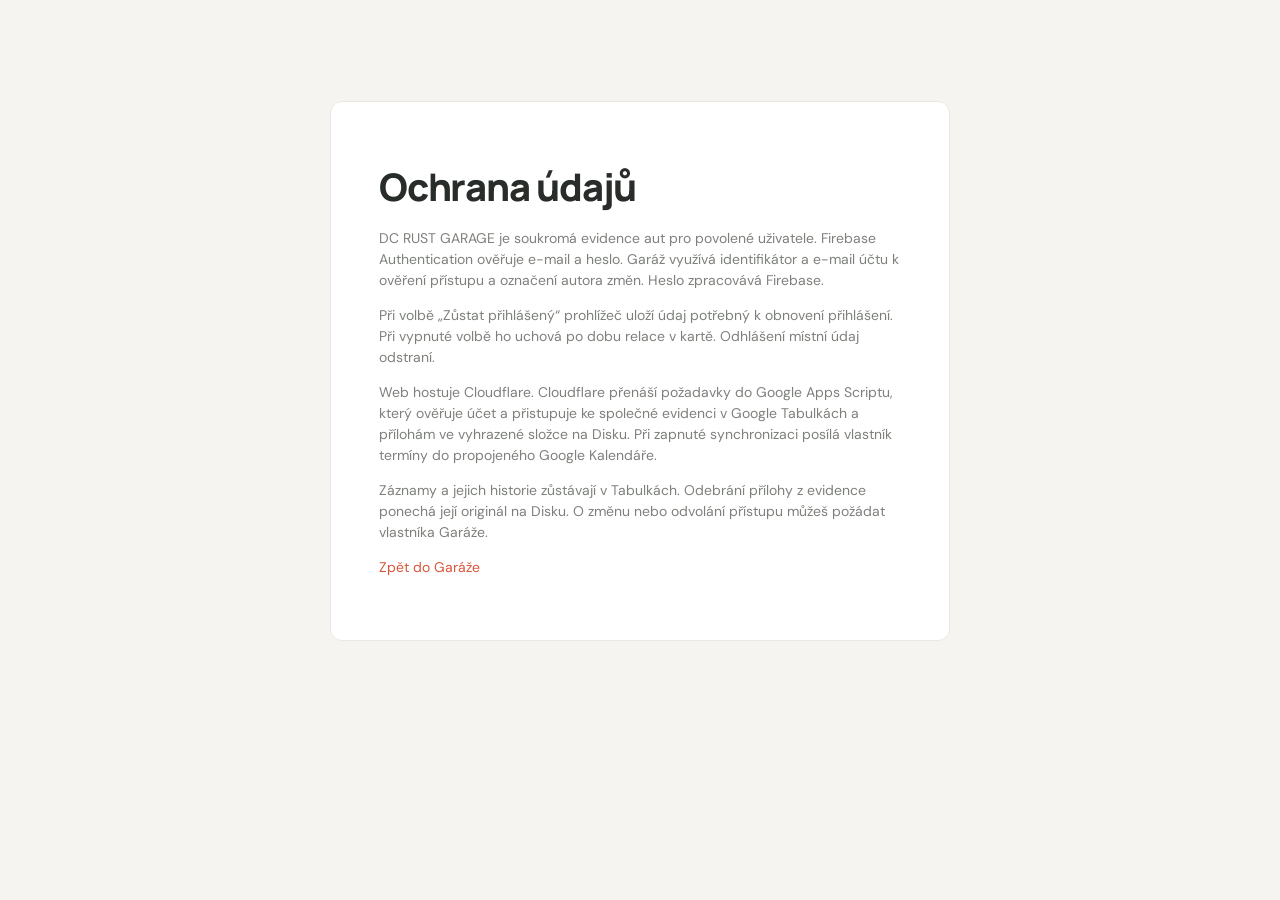
<file: privacy.html>
<!doctype html>
<html lang="cs"><head><meta charset="utf-8"><meta name="viewport" content="width=device-width,initial-scale=1">
<title>Ochrana údajů | DC RUST GARAGE</title><link rel="stylesheet" href="style.css"></head>
<body class="signed-out"><main><section class="panel login-panel">
<h1>Ochrana údajů</h1>
<p>DC RUST GARAGE je soukromá evidence aut pro povolené uživatele. Firebase Authentication ověřuje e-mail a heslo. Garáž využívá identifikátor a e-mail účtu k ověření přístupu a označení autora změn. Heslo zpracovává Firebase.</p>
<p>Při volbě „Zůstat přihlášený“ prohlížeč uloží údaj potřebný k obnovení přihlášení. Při vypnuté volbě ho uchová po dobu relace v kartě. Odhlášení místní údaj odstraní.</p>
<p>Web hostuje Cloudflare. Cloudflare přenáší požadavky do Google Apps Scriptu, který ověřuje účet a přistupuje ke společné evidenci v Google Tabulkách a přílohám ve vyhrazené složce na Disku. Při zapnuté synchronizaci posílá vlastník termíny do propojeného Google Kalendáře.</p>
<p>Záznamy a jejich historie zůstávají v Tabulkách. Odebrání přílohy z evidence ponechá její originál na Disku. O změnu nebo odvolání přístupu můžeš požádat vlastníka Garáže.</p>
<p><a href="/">Zpět do Garáže</a></p>
</section></main></body></html>
</file>
<file: style.css>
@import url('https://fonts.googleapis.com/css2?family=DM+Sans:wght@400;500;600;700&family=Manrope:wght@400;500;600;700;800&display=swap');
:root{--bg:#f5f4f0;--panel:#fff;--side:#faf9f6;--ink:#292d2a;--muted:#7d817b;--line:#e8e9e2;--soft:#f3f4ef;--accent:#d9553b;--accent-soft:#fbece6;--green:#547661;--green-soft:#eaf1e9;--amber:#a07838;--amber-soft:#f7f0df;--shadow:0 12px 50px #353a2d09;color-scheme:light}
*{box-sizing:border-box}body{margin:0;background:var(--bg);color:var(--ink);font-family:'DM Sans',Arial,sans-serif;font-size:14px;line-height:1.5}button,input,select,textarea{font:inherit}button,a,input,select,textarea{-webkit-tap-highlight-color:transparent}button{cursor:pointer;color:inherit}button:disabled{cursor:wait;opacity:.5}a{color:var(--accent);text-decoration:none}a:hover{text-decoration:underline}button:focus-visible,a:focus-visible{outline:3px solid #deac75;outline-offset:3px}.sidebar{position:fixed;inset:0 auto 0 0;width:240px;background:var(--side);border-right:1px solid var(--line);padding:36px 23px;display:flex;flex-direction:column;z-index:5}.brand{display:flex;align-items:center;gap:12px;color:var(--ink);font-family:Manrope,Arial,sans-serif;font-weight:800;font-size:31px;letter-spacing:-1px;margin:0 7px 48px}.brand:hover{text-decoration:none}.brand-mark{font-family:Arial,sans-serif;background:var(--accent);color:#fff;font-size:39px;line-height:49px;height:51px;width:49px;text-align:center;border-radius:14px;position:relative}.brand-mark span{color:#f3c58d;position:absolute;font-size:45px;right:3px;top:7px}.brand small{display:block;font-family:'DM Sans',Arial,sans-serif;font-size:8px;letter-spacing:1.4px;font-weight:500;color:var(--muted);margin-top:0}.nav-label,.eyebrow{color:var(--muted);font-size:10px;font-weight:700;letter-spacing:1.7px}.nav-label{padding:0 13px;margin-bottom:14px}.sidebar nav{display:flex;flex-direction:column;gap:7px}.sidebar nav button{border:0;background:none;border-radius:9px;padding:12px 13px;text-align:left;display:flex;align-items:center;gap:13px;color:var(--muted);font-weight:500;font-size:13px}.sidebar nav button>span{font-size:21px;line-height:21px;width:20px;text-align:center;font-weight:400}.sidebar nav button:hover{background:var(--soft);color:var(--ink)}.sidebar nav button.active{background:var(--accent-soft);color:var(--accent);font-weight:700}.sidebar nav b{margin-left:auto;font-size:10px;background:var(--panel);padding:2px 6px;border-radius:5px}.sidebar-bottom{margin-top:auto;padding-top:35px}.sidebar-note{font-size:11px;line-height:1.9;padding:0 13px 26px;color:var(--muted)}.sidebar-note strong{font-weight:500;margin-left:16px}.small-dot{display:inline-block;width:6px;height:6px;border-radius:50%;background:var(--green);margin-right:7px}.settings-nav{display:flex;gap:12px;padding:11px 13px;background:none;border:0;font-size:13px;color:var(--muted);width:100%;text-align:left}.settings-nav.active{color:var(--accent)}.workspace{margin-left:240px}header{height:85px;display:flex;align-items:center;justify-content:space-between;padding:0 42px;border-bottom:1px solid var(--line);background:var(--bg)}.breadcrumb{font-size:12px;color:var(--muted)}.breadcrumb span{padding:0 12px;color:#bbb}.breadcrumb b{font-weight:500;color:var(--ink)}.header-actions{display:flex;align-items:center;gap:15px}.connection{font-size:11px;color:var(--muted)}.connection:before{content:'';display:inline-block;width:6px;height:6px;background:var(--amber);border-radius:50%;margin-right:6px}.connection.online:before{background:var(--green)}.avatar{height:33px;width:33px;border-radius:50%;background:#e6e9df;border:0;font-size:12px;font-weight:700;color:#5d6b50}main{padding:38px 42px 30px;max-width:1550px;margin:auto;min-height:calc(100vh - 185px)}.mode-banner{font-size:11px;background:var(--amber-soft);color:var(--amber);padding:8px 42px;display:flex;gap:12px;align-items:center}.mode-banner button{border:0;background:none;color:inherit;text-decoration:underline;font-size:11px;padding:0}.mode-banner:empty{display:none}h1,h2,h3,h4,p{margin-top:0}h1,h2,h3{font-family:Manrope,Arial,sans-serif}h1{font-size:31px;line-height:1.25;letter-spacing:-1.2px;font-weight:800;margin:7px 0 10px}h2{font-size:18px;letter-spacing:-.5px;margin:0}h3{font-size:16px;letter-spacing:-.3px}p{color:var(--muted)}.page-top{display:flex;align-items:center;justify-content:space-between;gap:20px;margin-bottom:31px}.page-top p{font-size:13px;margin-bottom:0}.button{display:inline-flex;align-items:center;justify-content:center;gap:8px;background:var(--panel);border:1px solid var(--line);padding:10px 15px;border-radius:8px;font-size:12px;font-weight:600;white-space:nowrap;color:var(--ink)}.button:hover{background:var(--soft);text-decoration:none}.button.primary{background:var(--accent);color:white;border-color:var(--accent);box-shadow:0 3px 7px #d9553b18}.button.primary:hover{filter:brightness(.96)}.button.small{font-size:11px;padding:6px 10px}.button.ghost{background:none;border-color:transparent;color:var(--muted)}.stats{display:grid;grid-template-columns:repeat(4,1fr);gap:17px;margin-bottom:33px}.stat{background:var(--panel);padding:20px 23px;border-radius:12px;border:1px solid var(--line);box-shadow:var(--shadow)}.stat-line{display:flex;align-items:center;justify-content:space-between;color:var(--muted);font-size:12px}.stat-icon{width:28px;height:28px;display:grid;place-items:center;border-radius:8px;background:var(--soft);font-size:16px}.stat strong{display:block;font-family:Manrope,Arial,sans-serif;font-size:32px;font-weight:800;letter-spacing:-1px;line-height:1.3;margin:8px 0 3px}.stat small{font-size:10px;color:var(--muted)}.stat.alert .stat-icon{background:var(--accent-soft);color:var(--accent)}.stat.alert strong{color:var(--accent)}.section-heading{display:flex;justify-content:space-between;align-items:center;gap:15px;margin-bottom:17px}.text-button{background:none;border:0;color:var(--muted);font-size:11px;display:inline-flex;gap:8px;padding:5px 0}.text-button:hover{color:var(--accent)}.car-grid{display:grid;grid-template-columns:repeat(3,minmax(0,1fr));gap:19px;margin-bottom:31px}.car-card{background:var(--panel);border:1px solid var(--line);border-radius:13px;overflow:hidden;transition:transform .15s,box-shadow .15s;cursor:pointer}.car-card:hover{transform:translateY(-3px);box-shadow:0 8px 30px #242a2410}.car-art{height:153px;position:relative;background:#edf0e9;display:flex;align-items:center;justify-content:center;overflow:hidden}.car-art:before{content:'';position:absolute;border:1px solid #b7bead33;border-radius:50%;width:230px;height:230px;right:-20px;top:-100px}.car-art svg{width:86%;max-width:300px;height:auto;filter:drop-shadow(0 8px 5px #29302a15)}.car-art .badge{position:absolute;top:13px;left:14px;font-size:9px;background:#ffffffb0;color:#64705e}.car-art .year{position:absolute;right:14px;top:13px;font-size:10px;letter-spacing:1px;color:#73796e}.car-body{padding:17px 19px}.car-body h3{margin:0 0 4px}.car-body p{font-size:11px;margin:0 0 18px}.car-bottom{display:flex;justify-content:space-between;align-items:center;border-top:1px solid var(--line);padding-top:13px;font-size:10px;color:var(--muted)}.car-bottom .late{color:var(--accent)}.badge{border-radius:5px;padding:4px 7px;display:inline-flex;align-items:center;gap:5px;font-size:10px;font-weight:500;background:var(--soft);color:var(--muted);white-space:nowrap}.badge.late,.badge.high{background:var(--accent-soft);color:var(--accent)}.badge.soon,.badge.waiting{background:var(--amber-soft);color:var(--amber)}.badge.done,.badge.doing{background:var(--green-soft);color:var(--green)}.two-col{display:grid;grid-template-columns:minmax(0,1.55fr) minmax(280px,1fr);gap:25px}.panel{border-radius:12px;border:1px solid var(--line);background:var(--panel);overflow:hidden}.panel-pad{padding:23px}.task-row{display:flex;align-items:center;gap:13px;padding:17px 20px;border-bottom:1px solid var(--line)}.task-row:last-child{border-bottom:0}.check{width:19px;height:19px;border:1.5px solid #cdd1c7;border-radius:5px;background:transparent;flex-shrink:0;display:grid;place-items:center;font-size:11px;padding:0}.check.checked{background:var(--green);color:white;border-color:var(--green)}.task-main{flex:1;min-width:0;background:none;border:0;text-align:left;padding:0}.task-title{font-size:12px;font-weight:600;display:block;overflow-wrap:anywhere}.task-meta{font-size:10px;color:var(--muted);display:flex;gap:9px;align-items:center;flex-wrap:wrap;margin-top:5px}.task-meta .dot{width:5px;height:5px;border-radius:50%;display:inline-block;background:var(--accent)}.task-trailing{display:flex;gap:8px;align-items:center}.due-text{font-size:10px;color:var(--muted);white-space:nowrap}.due-text.late{color:var(--accent)}.completed .task-title{text-decoration:line-through;color:var(--muted)}.agenda{padding:5px 19px}.agenda-row{display:flex;gap:15px;padding:17px 0;border-bottom:1px solid var(--line)}.agenda-row:last-child{border-bottom:0}.date-square{width:39px;flex-shrink:0;text-align:center;font-family:Manrope,Arial,sans-serif;font-size:22px;font-weight:700;line-height:1.1;color:var(--ink)}.date-square small{font-family:'DM Sans',Arial,sans-serif;display:block;font-size:8px;font-weight:500;text-transform:uppercase;color:var(--muted);letter-spacing:.6px;margin-top:4px}.agenda-row .task-main{padding-top:2px}.tip{border-radius:10px;background:#e9ede3;padding:18px 20px;margin-top:17px;color:#59654d;font-size:11px;display:flex;gap:12px}.tip strong{display:block;margin-bottom:3px}.tip p{font-size:11px;color:inherit;margin:0}.filters{display:flex;flex-wrap:wrap;align-items:center;gap:10px;margin-bottom:21px}.filters input{min-width:200px;flex:1}.filters select{max-width:220px}.filters input,.filters select{background:var(--panel);font-size:12px;padding:10px 12px;border:1px solid var(--line);border-radius:8px;color:var(--ink)}.empty{text-align:center;padding:45px 24px;color:var(--muted);font-size:12px}.empty .empty-symbol{display:block;font-size:36px;line-height:1.5;color:#a9b09f;margin-bottom:10px}.empty strong{display:block;font-size:15px;color:var(--ink);margin-bottom:5px}.empty .button{margin-top:15px}.calendar-toolbar{display:flex;align-items:center;gap:12px}.calendar-grid{display:grid;grid-template-columns:repeat(7,minmax(0,1fr));border-top:1px solid var(--line);border-left:1px solid var(--line)}.weekday{text-align:center;font-size:10px;font-weight:600;color:var(--muted);padding:12px}.cal-day{min-height:115px;border-right:1px solid var(--line);border-bottom:1px solid var(--line);padding:8px;position:relative;background:var(--panel)}.cal-day.outside{background:var(--soft)}.day-num{display:grid;place-items:center;border:0;background:none;border-radius:50%;width:25px;height:25px;font-size:11px;margin-bottom:4px}.day-num:hover{background:var(--soft)}.day-num.today{background:var(--accent);color:white}.cal-event{display:block;width:100%;border:0;border-left:2px solid var(--accent);background:var(--accent-soft);color:var(--accent);border-radius:3px;padding:5px 6px;text-align:left;font-size:9px;margin-bottom:4px;overflow:hidden;text-overflow:ellipsis;white-space:nowrap}.cal-event.done{background:var(--green-soft);border-color:var(--green);color:var(--green)}.cal-event small{display:block;font-size:8px;opacity:.8}.calendar-scroll{overflow:auto}.notes-grid,.photo-grid{display:grid;grid-template-columns:repeat(3,minmax(0,1fr));gap:17px}.note-card{padding:22px;background:var(--panel);border:1px solid var(--line);border-radius:12px;overflow:hidden}.note-card h3{font-size:14px;margin:12px 0 8px}.note-card p{font-size:12px;white-space:pre-wrap;overflow-wrap:anywhere}.note-card a{display:block;font-size:11px;overflow-wrap:anywhere;margin-bottom:12px}.note-bottom{display:flex;align-items:center;justify-content:space-between;gap:10px;font-size:10px;color:var(--muted);border-top:1px solid var(--line);padding-top:12px;margin-top:18px}.photo-card{border:1px solid var(--line);background:var(--panel);border-radius:12px;overflow:hidden}.photo-placeholder{height:190px;background:var(--soft);display:flex;align-items:center;justify-content:center;color:var(--muted);font-size:12px}.photo-placeholder img{width:100%;height:100%;object-fit:cover}.photo-caption{padding:14px 16px}.photo-caption strong{font-size:12px;display:block}.photo-caption small{font-size:10px;color:var(--muted)}.car-detail-top{display:grid;grid-template-columns:260px 1fr;gap:25px;margin-bottom:26px}.car-detail-top .car-art{border-radius:12px;height:180px}.tabs{display:flex;gap:18px;border-bottom:1px solid var(--line);margin-bottom:23px}.tabs button{background:none;border:0;padding:12px 0;color:var(--muted);font-size:12px}.tabs button.active{border-bottom:2px solid var(--accent);color:var(--accent)}.settings-grid{display:grid;grid-template-columns:1.1fr 1fr;gap:23px}.settings-grid h3{margin-bottom:9px}.settings-grid p{font-size:12px}.settings-grid .panel{padding:25px}.settings-grid .panel+ .panel{margin-top:20px}.stack{display:flex;gap:10px;flex-wrap:wrap;margin-top:15px}.status-box{background:var(--soft);border-radius:8px;padding:13px;font-size:11px;overflow-wrap:anywhere}.status-box a{display:inline}.settings-grid label{margin-top:15px}label{display:block;font-size:12px;font-weight:600;color:var(--ink);margin-bottom:15px}label small{display:block;font-size:10px;font-weight:400;color:var(--muted);margin-top:5px}label input,label select,label textarea{display:block;width:100%;margin-top:7px;padding:11px 12px;color:var(--ink);background:var(--bg);border:1px solid var(--line);border-radius:7px;font-weight:400;outline:none}label input:focus,label select:focus,label textarea:focus{border-color:#c6a68d;box-shadow:0 0 0 3px #d9a28018}textarea{resize:vertical;min-height:100px}.form-grid{display:grid;grid-template-columns:1fr 1fr;gap:0 15px}.form-grid .wide{grid-column:1/-1}.form-actions{display:flex;justify-content:flex-end;gap:10px;padding-top:18px;border-top:1px solid var(--line);margin-top:10px}.icon-button{font-size:25px;line-height:1;display:grid;place-items:center;width:33px;height:33px;border:0;background:var(--soft);border-radius:50%;flex-shrink:0}dialog{border:1px solid var(--line);background:var(--panel);color:var(--ink);border-radius:16px;width:600px;max-width:calc(100vw - 30px);padding:28px;box-shadow:0 25px 100px #12180e30;max-height:90dvh;overflow:auto}dialog::backdrop{background:#1e261e55;backdrop-filter:blur(3px)}.dialog-head{display:flex;justify-content:space-between;align-items:center;margin-bottom:22px}.dialog-head h2{margin-top:4px;font-size:23px}.danger{color:var(--accent)}.conflict{padding:14px 17px;background:var(--amber-soft);color:var(--amber);border-radius:8px;margin-bottom:18px;font-size:12px;white-space:pre-wrap;overflow-wrap:anywhere}.conflict summary{cursor:pointer}.conflict pre{font:11px 'DM Sans',sans-serif;white-space:pre-wrap}footer{color:var(--muted);font-size:10px;padding:20px 42px 25px}footer span{padding:0 7px}#toast{position:fixed;right:25px;bottom:24px;max-width:min(440px,calc(100vw - 40px));padding:14px 20px;border:1px solid var(--line);background:var(--ink);color:var(--panel);border-radius:10px;box-shadow:var(--shadow);z-index:100;display:none;font-size:12px;white-space:pre-wrap}#toast.show{display:block}.muted{color:var(--muted)}.mini-stats{display:flex;gap:25px;font-size:11px;color:var(--muted);margin:16px 0}.mini-stats strong{color:var(--ink);font-size:17px;margin-right:4px}.hidden{display:none!important}
body.dark{--bg:#202521;--panel:#292f2a;--side:#232923;--ink:#edf0e9;--muted:#a2ac9d;--line:#394237;--soft:#30382f;--accent:#f17d5c;--accent-soft:#46332c;--green:#b0c7a6;--green-soft:#354330;--amber:#d9b77d;--amber-soft:#413d2d;color-scheme:dark}body.dark .car-art{background:#444e40}body.dark .car-art .year{color:#dde4d7}body.dark .tip{background:#34402d;color:#c0cfb6}body.dark .car-art .badge{background:#283025bb;color:#d7e0cf}body.dark .button.primary{color:#241f1a}
@media(min-width:1600px){main{padding-top:50px}.car-art{height:190px}.car-body{padding:22px}.task-row{padding-top:21px;padding-bottom:21px}}
@media(max-width:1150px){.sidebar{width:210px;padding:30px 16px}.workspace{margin-left:210px}header{padding:0 26px}main{padding:28px 26px}.car-art{height:130px}.two-col{grid-template-columns:1.3fr 1fr;gap:18px}.stats{gap:12px}.stat{padding:17px}.task-trailing .badge{display:none}.notes-grid,.photo-grid{grid-template-columns:repeat(2,minmax(0,1fr))}.mode-banner{padding:8px 26px}.settings-grid{grid-template-columns:1fr}}
@media(max-width:850px){.sidebar{width:185px;padding:25px 12px}.workspace{margin-left:185px}.brand{font-size:27px;margin:0 5px 35px;gap:9px}.brand small{font-size:6px}.sidebar nav button{padding:10px;font-size:12px;gap:10px}.nav-label{font-size:8px}.stats{grid-template-columns:repeat(2,1fr)}.car-grid{grid-template-columns:repeat(2,minmax(0,1fr))}.two-col{grid-template-columns:1fr}.page-top{align-items:flex-start}h1{font-size:27px}.car-detail-top{grid-template-columns:200px 1fr}.connection{font-size:0}.connection:before{width:8px;height:8px;margin:0}header{height:67px}.sidebar-note{display:none}}
@media(max-width:620px){.sidebar{position:static;width:100%;padding:15px 17px 0;border-right:0;border-bottom:1px solid var(--line)}.brand{font-size:25px;margin:0 0 16px}.brand-mark{height:39px;width:39px;font-size:31px;line-height:37px;border-radius:11px}.brand-mark span{font-size:36px;top:6px}.brand small{font-size:7px}.nav-label,.sidebar-bottom{display:none}.sidebar nav{flex-direction:row;overflow:auto;gap:5px;padding-bottom:12px}.sidebar nav button{flex-shrink:0;padding:8px 10px;font-size:11px;gap:6px}.sidebar nav button>span{font-size:16px}.sidebar nav b{display:none}.workspace{margin-left:0}header{padding:0 18px;height:58px}.header-actions{gap:10px}.breadcrumb{font-size:10px}main{padding:25px 18px}.page-top{gap:10px;margin-bottom:22px}.page-top .button{font-size:11px;padding:9px 11px}h1{font-size:26px}.page-top p{font-size:11px;max-width:220px}.eyebrow{font-size:8px}.stat{padding:15px}.stat-line{font-size:11px}.stats{gap:10px;margin-bottom:25px}.stat strong{font-size:28px}.stat small{font-size:9px}.car-grid{grid-template-columns:1fr;gap:15px}.car-art{height:160px}.car-art svg{max-width:290px}.car-body{padding:18px}.section-heading h2{font-size:17px}.task-row{padding:15px 14px;gap:10px}.task-title{font-size:11px}.task-meta{font-size:9px}.task-trailing{max-width:75px}.due-text{font-size:9px}.mode-banner{padding:8px 18px;align-items:flex-start;font-size:10px}.mode-banner button{font-size:10px;flex-shrink:0}.notes-grid,.photo-grid{grid-template-columns:1fr}.car-detail-top{grid-template-columns:1fr;gap:17px}.car-detail-top .car-art{height:180px}.filters select{max-width:100%;flex:1;min-width:130px}.filters input{width:100%;flex-basis:100%}.calendar-grid{min-width:660px}.weekday{padding:9px}.calendar-toolbar{gap:6px}.calendar-toolbar h2{font-size:15px}.calendar-toolbar .button{padding:7px}.form-grid{grid-template-columns:1fr}.form-grid .wide{grid-column:auto}dialog{padding:22px}.settings-grid .panel{padding:20px}.dialog-head h2{font-size:21px}.tabs{gap:15px}.tabs button{font-size:11px}.photo-placeholder{height:220px}footer{padding:20px 18px}.button.small{font-size:10px}}
@media(prefers-reduced-motion:reduce){*{transition:none!important;scroll-behavior:auto!important}}

/* Cover photos retain the card labels and the illustration as a loading fallback. */
.car-cover{position:absolute;inset:0;z-index:1;pointer-events:none}
.car-cover img{display:block;width:100%;height:100%;object-fit:cover;object-position:center;background:var(--soft)}
.car-art>.badge,.car-art>.year{z-index:2}
.car-art>.year{background:#ffffffcb;border-radius:5px;padding:3px 6px;color:#414b3d}
body.dark .car-art>.year{background:#283025cb;color:#e0e8d9}
.checkbox-label{display:flex;align-items:flex-start;gap:9px;font-size:12px;font-weight:400}
.checkbox-label input{display:inline-block;width:auto;margin:4px 0 0;flex-shrink:0}

.calendar-panel{padding:22px;margin-bottom:25px}
.calendar-panel h3{margin:0}
.calendar-panel p{font-size:12px;margin:12px 0}
.calendar-panel .calendar-note{font-size:11px;line-height:1.65;color:var(--muted)}
.calendar-binding{display:flex;align-items:center;gap:12px;flex-wrap:wrap}
.calendar-binding strong{font-size:13px}
.calendar-options{display:flex;align-items:flex-end;gap:12px;flex-wrap:wrap;margin:18px 0}
.calendar-options label{margin:0;min-width:230px}
.calendar-status{white-space:pre-wrap;overflow-wrap:anywhere;color:var(--ink)}
.calendar-recovery{font-size:11px;margin-top:18px;color:var(--muted)}
.calendar-recovery summary{cursor:pointer}
.calendar-panel .eyebrow{font-size:9px}
@media(max-width:620px){.calendar-panel{padding:18px}.calendar-options label{min-width:100%;width:100%}}

.task-clock{display:block;font-size:11px;font-weight:700;margin-top:3px}

/* DC RUST GARAGE branding and vehicle profile form. */
.brand.dc-brand{justify-content:center;gap:0;margin:0 0 28px;letter-spacing:normal}
.dc-brand img{display:block;width:148px;height:148px;object-fit:contain}
.mobile-brand-name{display:none}
.car-facts{display:grid;grid-template-columns:1fr 1fr;gap:14px;margin:17px 0 0}
.car-facts dt{font-size:10px;color:var(--muted);margin-bottom:4px}
.car-facts dd{margin:0;font-size:13px;font-weight:600;overflow-wrap:anywhere}
.car-card-specs{overflow-wrap:anywhere;line-height:1.65}
.car-cover-editor{padding:17px;background:var(--bg);border:1px solid var(--line);border-radius:10px;margin:0 0 16px}
.car-cover-editor h3{font-size:14px;margin:0 0 12px}
.cover-upload-preview{height:200px;display:flex;align-items:center;justify-content:center;border-radius:8px;background:var(--soft);overflow:hidden;margin-bottom:15px;font-size:12px;color:var(--muted);text-align:center}
.cover-upload-preview span{padding:20px}
.cover-upload-preview img{display:block;width:100%;height:100%;object-fit:contain;background:var(--soft)}
.cover-upload-label input{background:var(--panel);font-size:12px}
.car-cover-editor label:last-child{margin-bottom:0}
@media(max-width:850px) and (min-width:621px){.dc-brand img{width:130px;height:130px}}
@media(max-width:620px){.brand.dc-brand{justify-content:flex-start;gap:15px;margin:0 0 14px}.dc-brand img{width:76px;height:76px}.mobile-brand-name{display:block;font-size:17px;font-weight:800}.car-facts{gap:12px}.car-cover-editor{padding:13px}.cover-upload-preview{height:180px}}

/* A simple public entry; workspace navigation appears only after sign-in. */
.signed-out .sidebar nav,.signed-out .sidebar>.nav-label,.signed-out .sidebar-note,.signed-out .settings-nav[data-view],.signed-out #sync,.signed-out #connection{display:none}
.signed-out .login-panel{max-width:620px;margin:clamp(24px,7vh,90px) auto;padding:clamp(24px,4vw,48px)}
.login-panel h1{font-size:clamp(27px,4vw,38px);line-height:1.2;margin:14px 0 18px}
.login-panel>p{max-width:53ch}.login-button{margin:14px 0 8px;min-height:48px}
.login-privacy{font-size:12px;margin:22px 0 0}.advanced-config{margin-top:24px;border-top:1px solid var(--line);padding-top:18px}
.advanced-config summary{cursor:pointer;font-size:13px;font-weight:700}.advanced-config form{margin-top:20px}
@media(max-width:620px){.signed-out .login-panel{margin:18px 0}.signed-out .sidebar{padding-bottom:8px}.signed-out .sidebar-bottom{margin-top:0}.login-button{width:100%}}

/* Compact dashboard: every active vehicle stays visible on the overview. */
.overview-page header{height:64px}.overview-page main{padding:18px 26px 12px;min-height:0}.overview-page footer{padding:8px 26px 12px}
.dashboard-overview .page-top{margin-bottom:14px}.dashboard-overview .page-top h1{font-size:26px;margin:3px 0 4px}.dashboard-overview .page-top p{font-size:12px}
.dashboard-overview .stats{gap:12px;margin-bottom:14px}.dashboard-overview .stat{padding:10px 15px;display:grid;grid-template-columns:1fr auto;align-items:center;gap:8px}
.dashboard-overview .stat-line{font-size:11px;margin:0}.dashboard-overview .stat-line .stat-icon{display:none}.dashboard-overview .stat strong{font-size:26px;line-height:1.2;margin:0}.dashboard-overview .stat small{display:none}
.dashboard-overview .section-heading{margin-bottom:9px}.dashboard-overview .section-heading h2{font-size:16px}.dashboard-overview .two-col{gap:18px}
.overview-cars{display:grid;grid-template-columns:repeat(4,minmax(0,1fr));gap:10px;margin-bottom:16px}
.overview-car{display:flex;position:relative;align-items:center;gap:11px;min-width:0;height:86px;padding:0 12px 0 0;text-align:left;border:1px solid var(--line);border-radius:10px;background:var(--panel);overflow:hidden;transition:box-shadow .15s}
.overview-car:hover{box-shadow:0 5px 18px #242a2418}.overview-car .car-art{display:flex;flex:0 0 82px;width:82px;height:100%;border-radius:0}.overview-car .car-art:before{display:none}.overview-car .car-art svg{width:100%;max-width:none}
.overview-car-info{display:flex;flex-direction:column;min-width:0;flex:1;padding:7px 0}.overview-car-info strong{font-size:12px;font-weight:700;line-height:1.25;display:-webkit-box;-webkit-line-clamp:2;-webkit-box-orient:vertical;overflow:hidden}
.overview-car-year{font-size:10px;color:var(--muted);overflow:hidden;white-space:nowrap;text-overflow:ellipsis;margin:3px 0}.overview-car-tasks{font-size:10px;line-height:1.25}.overview-car-arrow{display:none}
.dashboard-overview .task-row{padding:9px 12px;gap:10px;min-height:48px}.dashboard-overview .task-title{font-size:12px}.dashboard-overview .task-meta{font-size:10px}.dashboard-overview .task-trailing{gap:4px}.dashboard-overview .task-trailing .badge{font-size:9px}
.dashboard-overview .agenda{padding:0 12px}.dashboard-overview .agenda-row{padding:8px 0;gap:10px;min-height:48px}.dashboard-overview .date-square{font-size:20px;width:33px}.dashboard-overview .date-square small{font-size:9px}
.dashboard-overview .empty{padding:17px 10px;font-size:11px}.dashboard-overview .empty-symbol{display:none}
@media(min-width:1600px){.overview-car{height:100px}.overview-car .car-art{width:104px;flex-basis:104px}.overview-car-info strong{font-size:14px}.overview-car-year,.overview-car-tasks{font-size:11px}}
@media(max-width:1099px){.overview-cars{grid-template-columns:repeat(3,minmax(0,1fr))}.overview-car .car-art{width:70px;flex-basis:70px}}
@media(max-width:850px){.overview-cars{grid-template-columns:repeat(2,minmax(0,1fr))}.overview-page main{padding:20px}.dashboard-overview .stats{grid-template-columns:repeat(2,minmax(0,1fr))}}
@media(max-width:620px){.overview-page main{padding:18px}.overview-page header{height:58px}.overview-cars{gap:8px}.overview-car{height:98px;gap:8px;padding-right:8px}.overview-car .car-art{width:58px;flex-basis:58px}.overview-car-info strong{font-size:11px}.overview-car-year,.overview-car-tasks{font-size:9px}.dashboard-overview .two-col{grid-template-columns:1fr}.overview-page footer{padding:12px 18px}.dashboard-overview .page-top h1{font-size:24px}}
@media(max-width:359px){.overview-cars{grid-template-columns:1fr}}
@media(min-width:1100px) and (max-height:760px){
.overview-page header{height:54px}.overview-page main{padding-top:12px;padding-bottom:8px}.overview-page footer{padding-top:4px;padding-bottom:8px}
.dashboard-overview .page-top{margin-bottom:10px}.dashboard-overview .page-top .eyebrow,.dashboard-overview .page-top p{display:none}.dashboard-overview .page-top h1{font-size:24px;margin:0}
.dashboard-overview .stat{padding:8px 12px}.dashboard-overview .stat strong{font-size:24px}.dashboard-overview .stats{margin-bottom:10px}
.dashboard-overview .section-heading{margin-bottom:7px}.overview-cars{gap:8px;margin-bottom:12px}.overview-car{height:72px}.overview-car .car-art{width:70px;flex-basis:70px}
.dashboard-overview .task-row{min-height:42px;padding-top:6px;padding-bottom:6px}.dashboard-overview .agenda-row{min-height:42px;padding-top:6px;padding-bottom:6px}
.overview-page .sidebar{padding-top:20px}.overview-page .dc-brand{margin-bottom:20px}.overview-page .dc-brand img{width:96px;height:96px}.overview-page .sidebar nav{gap:3px}.overview-page .sidebar nav button{padding-top:9px;padding-bottom:9px}.overview-page .sidebar-note{display:none}
}

.header-start{display:flex;align-items:center;gap:10px}
#menu-toggle{display:none}
.dashboard-overview button.stat{width:100%;text-align:left;color:var(--ink)}
.dashboard-overview button.stat:hover{border-color:var(--accent)}
@media(max-width:620px){
  #menu-toggle{display:grid;place-items:center;width:42px;height:42px;padding:0;background:var(--panel);border:1px solid var(--line);border-radius:8px;font-size:22px}
  .signed-out #menu-toggle{display:none}
  .sidebar,.signed-out .sidebar{display:none}
  .menu-open .sidebar{display:flex;flex-direction:column;position:absolute;top:58px;left:0;width:min(100%,340px);max-height:calc(100dvh - 58px);overflow:auto;padding:14px;background:var(--side);box-shadow:var(--shadow);border:1px solid var(--line);border-radius:0 0 12px 0}
  .menu-open .sidebar nav{flex-direction:column;overflow:visible}
  .menu-open .sidebar nav button,.menu-open .settings-nav{min-height:44px;font-size:13px}
  .menu-open .sidebar-bottom{display:block;padding:0;margin:0;border-top:1px solid var(--line)}
  .menu-open .sidebar-note{display:none}
  .menu-open .sidebar .dc-brand{display:flex;order:1;flex:none;justify-content:center;margin:14px 0 0;padding-top:14px;border-top:1px solid var(--line)}
  .menu-open .dc-brand .mobile-brand-name{display:none}
  .menu-open .sidebar nav,.menu-open .sidebar-bottom{flex:none}
  .overview-page main,main{padding-top:14px}
  .overview-page .page-top,.page-top{margin-bottom:12px}
  .page-top .eyebrow{display:none}
  .overview-car{height:76px}
}

.photo-card .note-bottom{flex-wrap:wrap;gap:8px}

.login-panel #login-form { display: grid; gap: 14px; }
.login-panel .login-remember { display: flex; gap: 10px; align-items: center; }
.login-panel .login-remember input { width: auto; margin: 0; }
.login-panel #login-form .login-button { justify-self: start; }

/* Keep editor controls visible while only the fields scroll. */
#editor[open] { display: flex; flex-direction: column; overflow: hidden; }
#editor .dialog-head { flex: none; }
#editor-form { display: flex; flex-direction: column; min-height: 0; overflow: hidden; }
#form-fields { min-height: 0; overflow-y: auto; overscroll-behavior: contain; padding-right: 6px; }
#editor .form-actions { flex: none; padding-bottom: env(safe-area-inset-bottom, 0px); background: var(--panel); }
</file>
